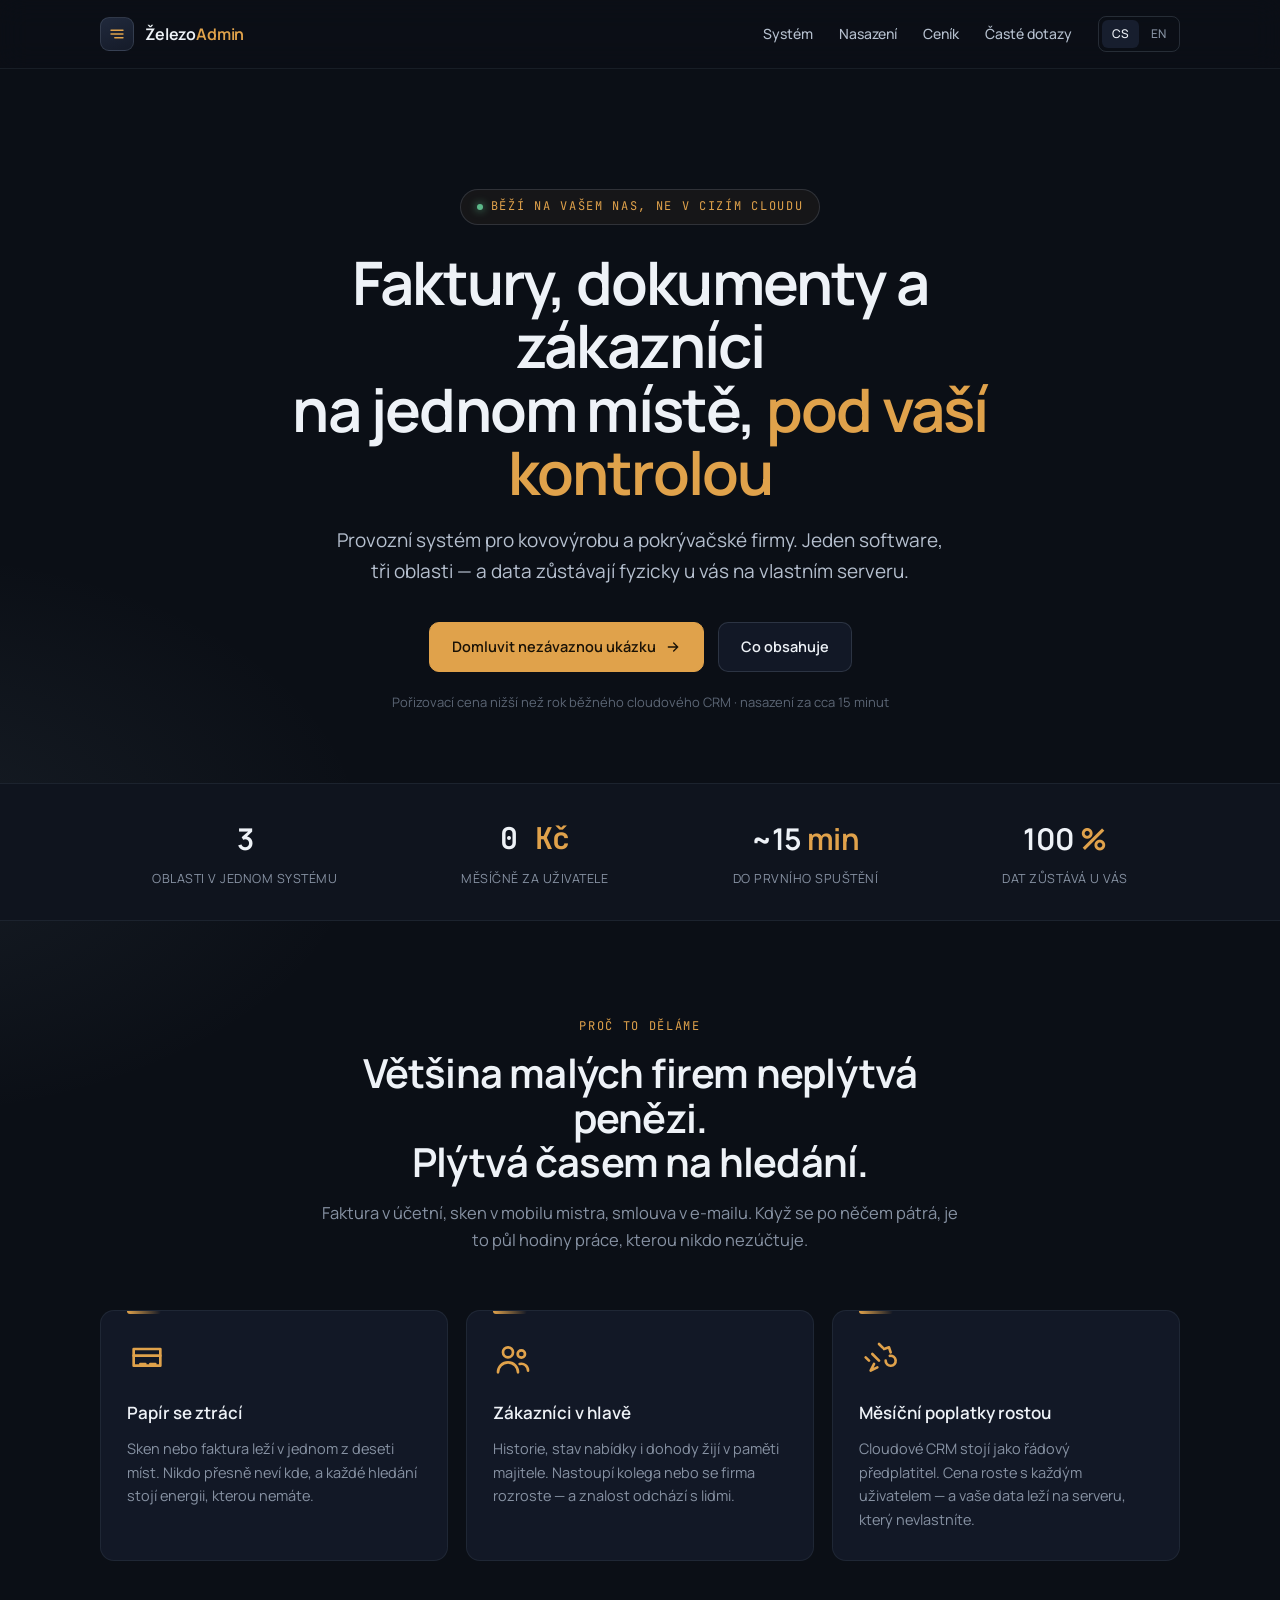
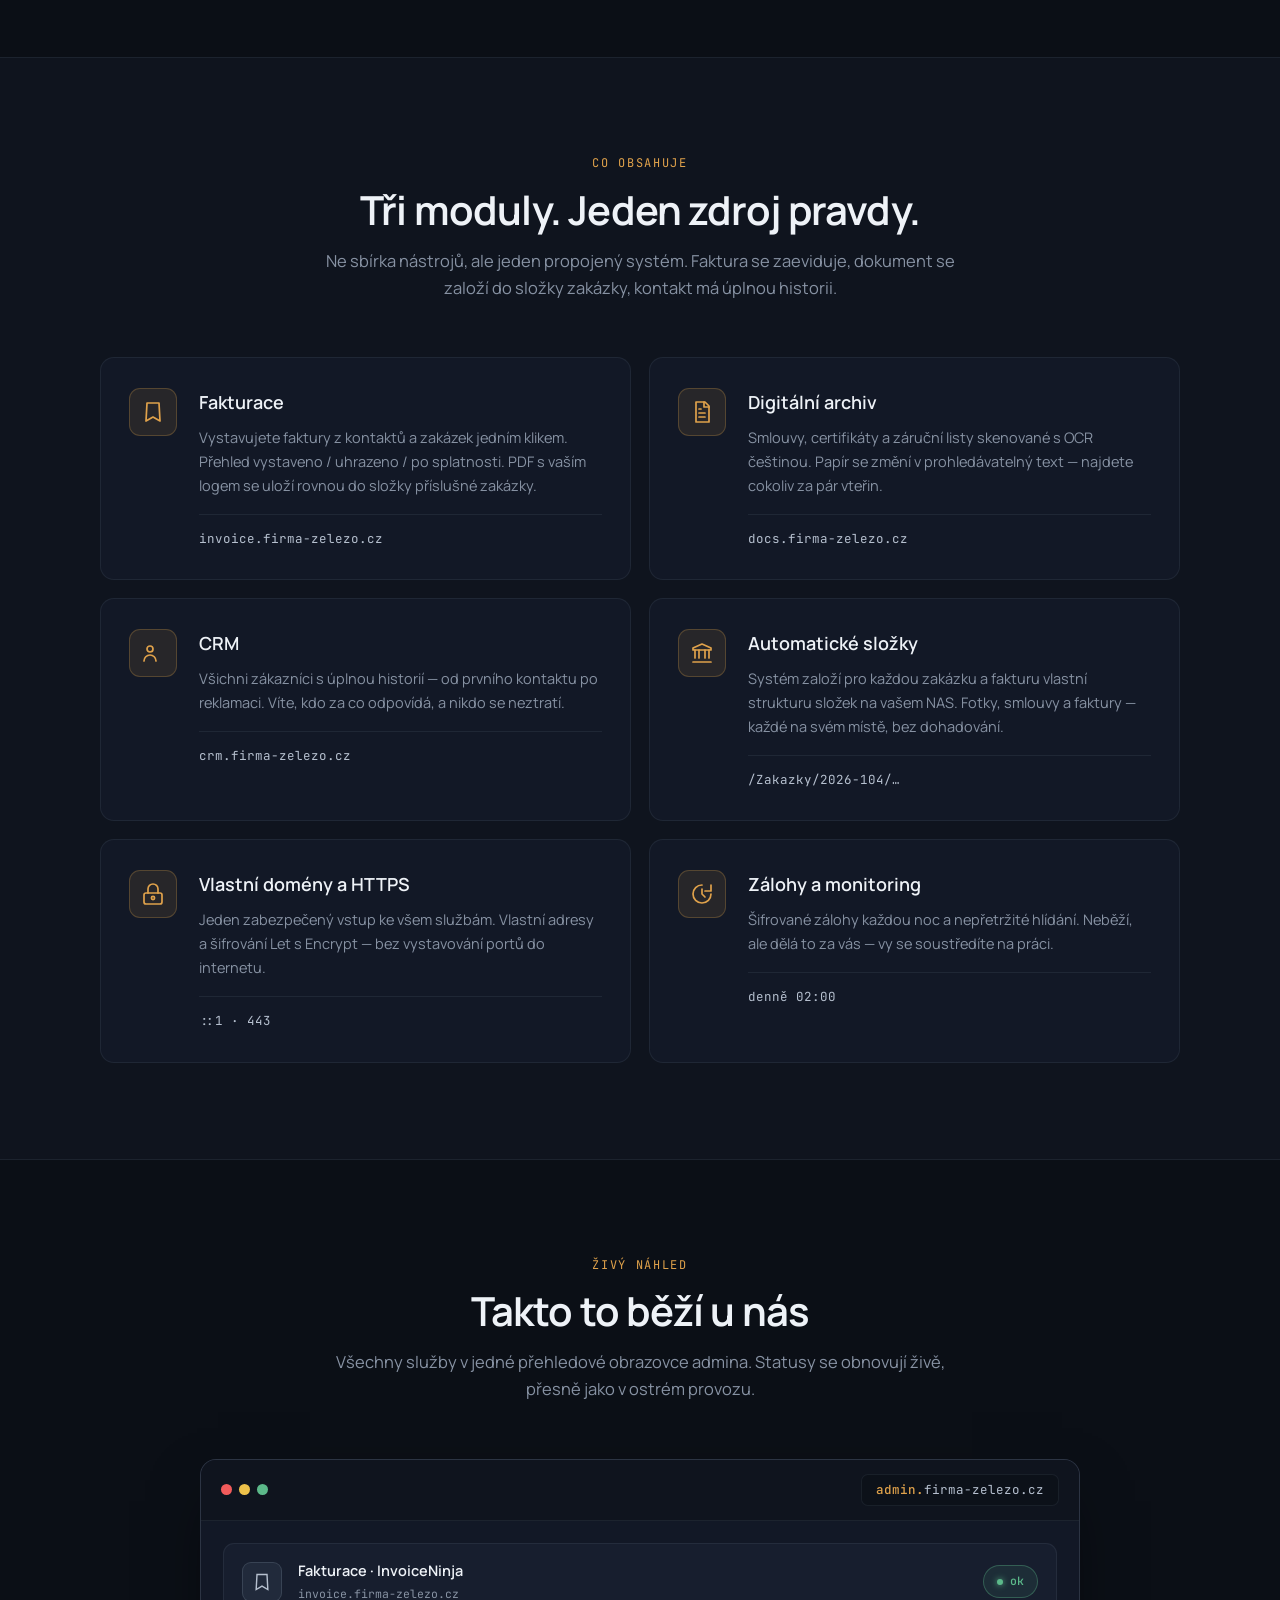
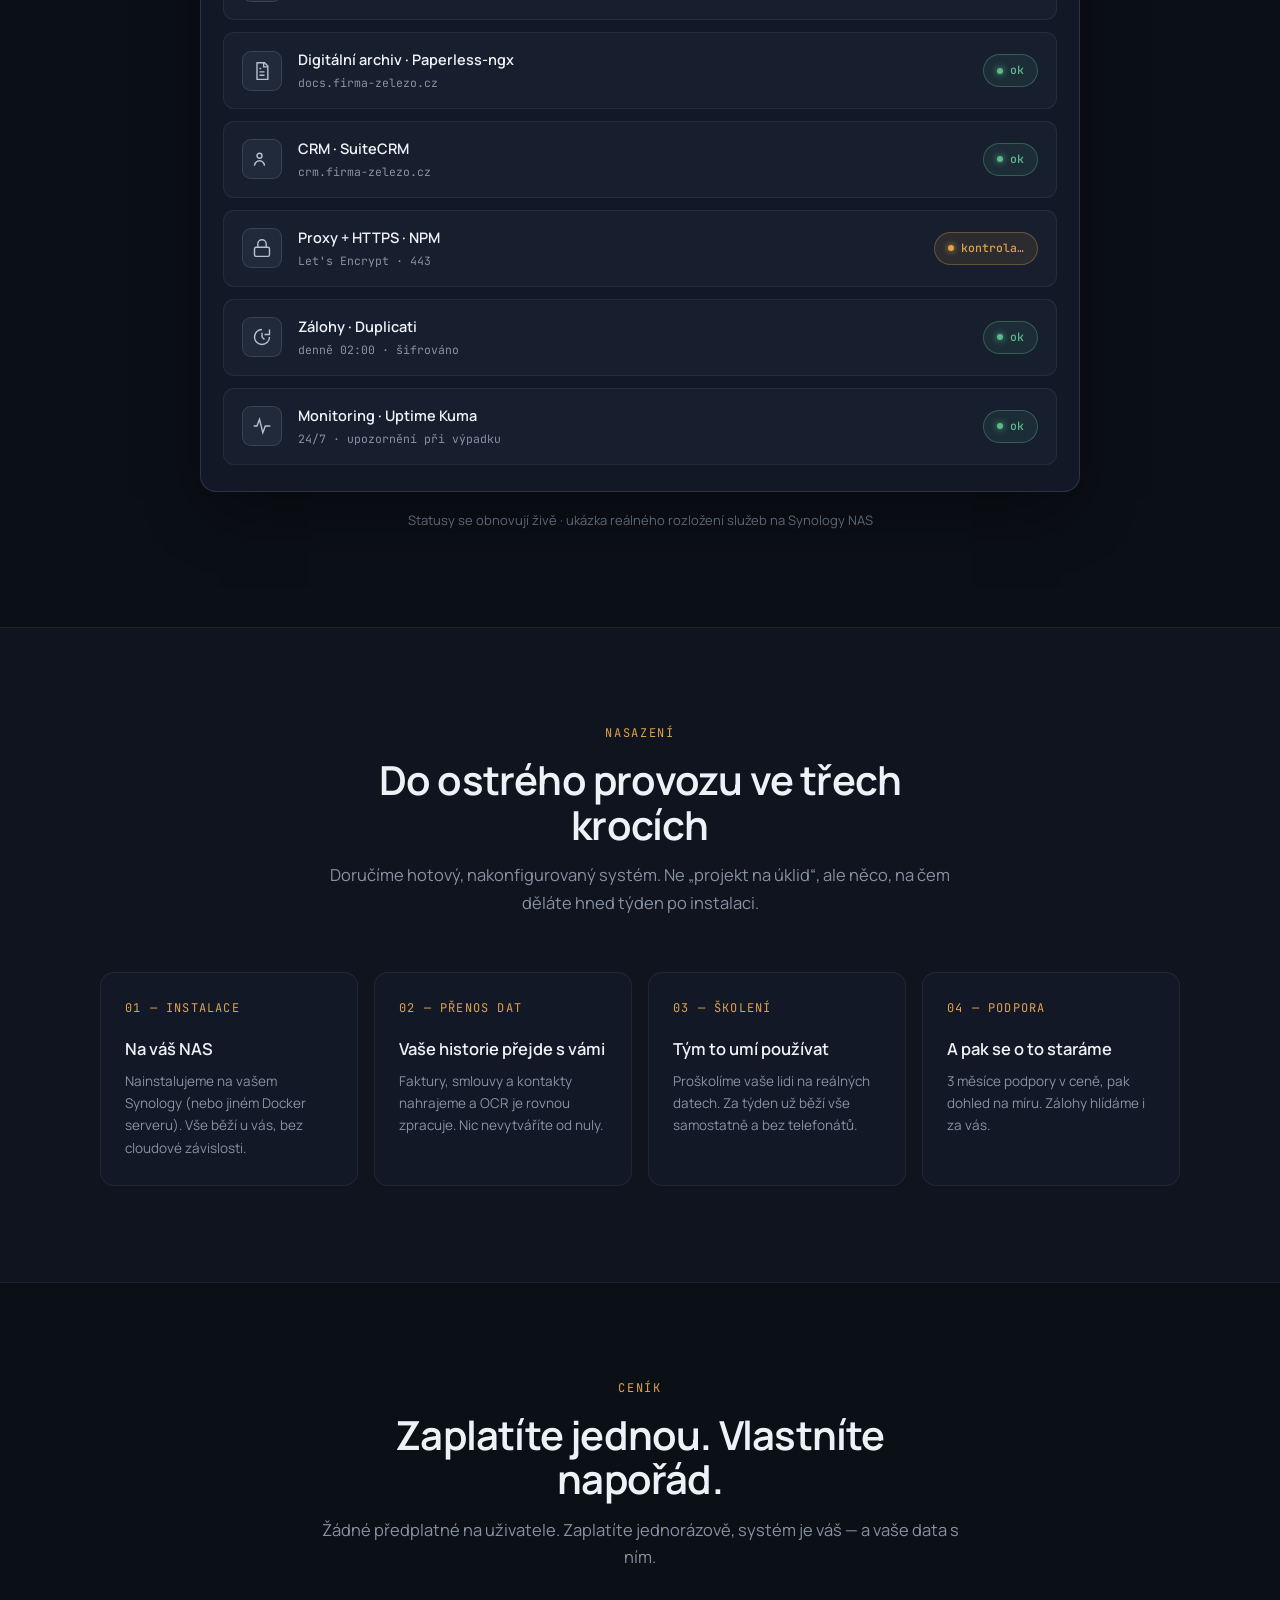
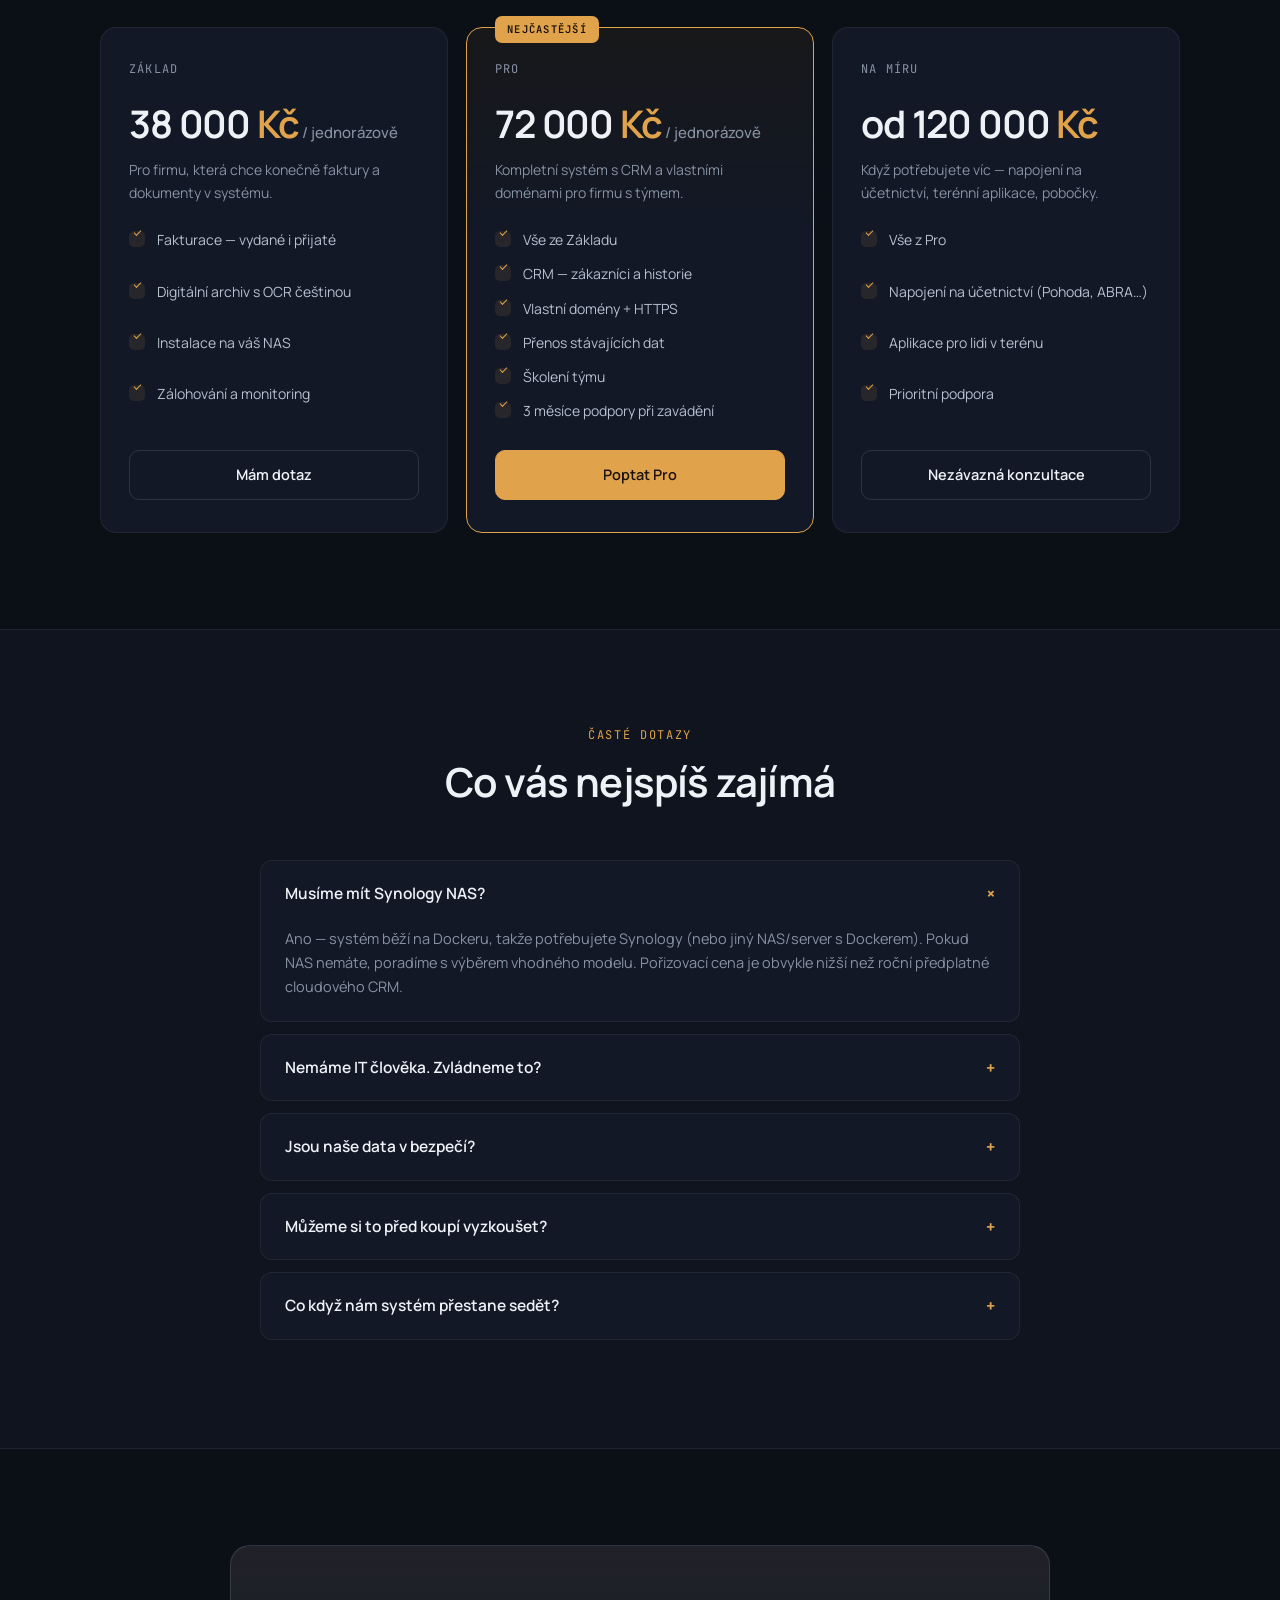
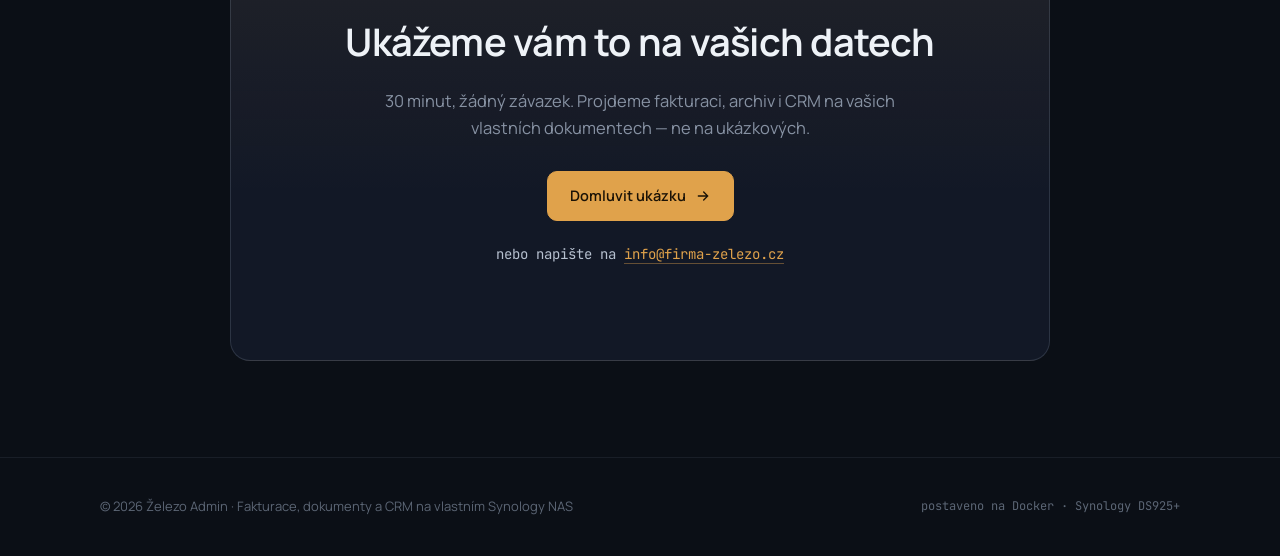
<file: index.html>
<!DOCTYPE html>
<html lang="cs">
<head>
<meta charset="UTF-8">
<meta name="viewport" content="width=device-width, initial-scale=1.0">
<title>Železo Admin — provozní systém pro kovovýrobu a pokrývačské firmy</title>
<meta name="description" content="Fakturace, digitální archiv a CRM v jednom systému běžícím na vašem vlastním Synology NAS. Bez cizího cloudu, bez měsíčních poplatků.">
<link rel="preconnect" href="https://fonts.googleapis.com">
<link rel="preconnect" href="https://fonts.gstatic.com" crossorigin>
<link href="https://fonts.googleapis.com/css2?family=Manrope:wght@400;500;600;700&family=JetBrains+Mono:wght@400;500&display=swap" rel="stylesheet">
<link rel="stylesheet" href="assets/style.css">
<link rel="icon" href="data:image/svg+xml,%3Csvg xmlns='http://www.w3.org/2000/svg' viewBox='0 0 32 32'%3E%3Crect width='32' height='32' rx='8' fill='%23121826'/%3E%3Cpath d='M9 12h14M9 16h14M9 20h8' stroke='%23e0a24b' stroke-width='2.2' stroke-linecap='round'/%3E%3C/svg%3E">
</head>
<body>

<header>
  <div class="wrap header-row">
    <a class="brand" href="index.html">
      <span class="mark"><svg viewBox="0 0 24 24" fill="none" stroke-width="1.8" stroke-linecap="round"><path d="M4 7h16M4 12h16M9 17h11"/></svg></span>
      <span class="brand-name">Železo<em>Admin</em></span>
    </a>
    <nav class="nav">
      <a href="#system">Systém</a>
      <a href="#nasazeni">Nasazení</a>
      <a href="#cenik">Ceník</a>
      <a href="#faq">Časté dotazy</a>
      <span class="lang">
        <a class="active" href="index.html">CS</a><a href="en/index.html">EN</a>
      </span>
    </nav>
  </div>
</header>


<!-- ================= HERO ================= -->
<section class="hero">
  <div class="wrap">
    <span class="eyebrow"><span class="dot"></span>Běží na vašem NAS, ne v cizím cloudu</span>
    <h1>
      <span class="line">Faktury, dokumenty a zákazníci</span>
      <span class="line">na jednom místě, <span class="accent">pod vaší kontrolou</span></span>
    </h1>
    <p class="lede">Provozní systém pro kovovýrobu a pokrývačské firmy. Jeden software, tři oblasti — a data zůstávají fyzicky u vás na vlastním serveru.</p>
    <div class="hero-ctas">
      <a class="btn btn-primary" href="#nasazeni">Domluvit nezávaznou ukázku
        <svg viewBox="0 0 24 24" fill="none" stroke="currentColor" stroke-width="2" stroke-linecap="round"><path d="M5 12h14M13 6l6 6-6 6"/></svg>
      </a>
      <a class="btn btn-ghost" href="#system">Co obsahuje</a>
    </div>
    <p class="hero-note">Pořizovací cena nižší než rok běžného cloudového CRM · nasazení za cca 15 minut</p>
  </div>
</section>


<!-- ================= STRIPE ================= -->
<div class="stripe">
  <div class="stat"><b>3</b><span class="lbl">oblasti v jednom systému</span></div>
  <div class="stat"><b class="mono">0 <span>Kč</span></b><span class="lbl">měsíčně za uživatele</span></div>
  <div class="stat"><b>~15 <span>min</span></b><span class="lbl">do prvního spuštění</span></div>
  <div class="stat"><b>100 <span>%</span></b><span class="lbl">dat zůstává u vás</span></div>
</div>


<!-- ================= PROBLEM ================= -->
<section>
  <div class="wrap">
    <div class="section-head">
      <div class="kicker">Proč to děláme</div>
      <h2>Většina malých firem neplýtvá penězi.<br>Plýtvá časem na hledání.</h2>
      <p>Faktura v účetní, sken v mobilu mistra, smlouva v e-mailu. Když se po něčem pátrá, je to půl hodiny práce, kterou nikdo nezúčtuje.</p>
    </div>
    <div class="problem-grid">
      <div class="problem">
        <div class="ic"><svg viewBox="0 0 24 24" fill="none" stroke-width="1.6" stroke-linecap="round" stroke-linejoin="round"><path d="M4 6h16v10H4z"/><path d="M4 10h16"/><path d="M8 15h3M14 15h3"/></svg></div>
        <h3>Papír se ztrácí</h3>
        <p>Sken nebo faktura leží v jednom z deseti míst. Nikdo přesně neví kde, a každé hledání stojí energii, kterou nemáte.</p>
      </div>
      <div class="problem">
        <div class="ic"><svg viewBox="0 0 24 24" fill="none" stroke-width="1.6" stroke-linecap="round" stroke-linejoin="round"><circle cx="9" cy="8" r="3"/><path d="M3 20a6 6 0 0 1 12 0"/><circle cx="17" cy="9" r="2.2"/><path d="M16 15a4 4 0 0 1 5 4"/></svg></div>
        <h3>Zákazníci v hlavě</h3>
        <p>Historie, stav nabídky i dohody žijí v paměti majitele. Nastoupí kolega nebo se firma rozroste — a znalost odchází s lidmi.</p>
      </div>
      <div class="problem">
        <div class="ic"><svg viewBox="0 0 24 24" fill="none" stroke-width="1.6" stroke-linecap="round" stroke-linejoin="round"><path d="M12 3l2.2 2.2M8 9l4 4M6 13L4 11M15 6l3-1 1 3M9 15l-2 4 4-2M16 13a3 3 0 1 0 2.5-2.9"/></svg></div>
        <h3>Měsíční poplatky rostou</h3>
        <p>Cloudové CRM stojí jako řádový předplatitel. Cena roste s každým uživatelem — a vaše data leží na serveru, který nevlastníte.</p>
      </div>
    </div>
  </div>
</section>


<!-- ================= SYSTEM / FEATURES ================= -->
<section id="system" style="background:var(--ink-2); border-top:1px solid var(--line); border-bottom:1px solid var(--line);">
  <div class="wrap">
    <div class="section-head">
      <div class="kicker">Co obsahuje</div>
      <h2>Tři moduly. Jeden zdroj pravdy.</h2>
      <p>Ne sbírka nástrojů, ale jeden propojený systém. Faktura se zaeviduje, dokument se založí do složky zakázky, kontakt má úplnou historii.</p>
    </div>
    <div class="feature-grid">
      <div class="feature">
        <div class="ic"><svg viewBox="0 0 24 24" fill="none" stroke-width="1.7" stroke-linecap="round" stroke-linejoin="round"><path d="M6 3h12l1 18-7-4-7 4z"/></svg></div>
        <div>
          <h3>Fakturace</h3>
          <p>Vystavujete faktury z kontaktů a zakázek jedním klikem. Přehled vystaveno / uhrazeno / po splatnosti. PDF s vaším logem se uloží rovnou do složky příslušné zakázky.</p>
          <div class="detail">invoice.firma-zelezo.cz</div>
        </div>
      </div>
      <div class="feature">
        <div class="ic"><svg viewBox="0 0 24 24" fill="none" stroke-width="1.7" stroke-linecap="round" stroke-linejoin="round"><path d="M6 2h9l4 4v16H6z"/><path d="M14 2v5h5"/><path d="M9 13h6M9 17h6M9 9h2"/></svg></div>
        <div>
          <h3>Digitální archiv</h3>
          <p>Smlouvy, certifikáty a záruční listy skenované s OCR češtinou. Papír se změní v prohledávatelný text — najdete cokoliv za pár vteřin.</p>
          <div class="detail">docs.firma-zelezo.cz</div>
        </div>
      </div>
      <div class="feature">
        <div class="ic"><svg viewBox="0 0 24 24" fill="none" stroke-width="1.7" stroke-linecap="round" stroke-linejoin="round"><circle cx="9" cy="8" r="3"/><path d="M3 20a6 6 0 0 1 12 0"/></svg></div>
        <div>
          <h3>CRM</h3>
          <p>Všichni zákazníci s úplnou historií — od prvního kontaktu po reklamaci. Víte, kdo za co odpovídá, a nikdo se neztratí.</p>
          <div class="detail">crm.firma-zelezo.cz</div>
        </div>
      </div>
      <div class="feature">
        <div class="ic"><svg viewBox="0 0 24 24" fill="none" stroke-width="1.7" stroke-linecap="round" stroke-linejoin="round"><path d="M3 7l9-4 9 4v2H3z"/><path d="M5 9v8M9 9v8M15 9v8M19 9v8"/><path d="M3 21h18"/></svg></div>
        <div>
          <h3>Automatické složky</h3>
          <p>Systém založí pro každou zakázku a fakturu vlastní strukturu složek na vašem NAS. Fotky, smlouvy a faktury — každé na svém místě, bez dohadování.</p>
          <div class="detail">/Zakazky/2026-104/…</div>
        </div>
      </div>
      <div class="feature">
        <div class="ic"><svg viewBox="0 0 24 24" fill="none" stroke-width="1.7" stroke-linecap="round" stroke-linejoin="round"><rect x="3" y="11" width="18" height="11" rx="2"/><path d="M7 11V7a5 5 0 0 1 10 0v4"/><circle cx="12" cy="16" r="1.6"/></svg></div>
        <div>
          <h3>Vlastní domény a HTTPS</h3>
          <p>Jeden zabezpečený vstup ke všem službám. Vlastní adresy a šifrování Let&nbsp;s&nbsp;Encrypt — bez vystavování portů do internetu.</p>
          <div class="detail">::1 · 443</div>
        </div>
      </div>
      <div class="feature">
        <div class="ic"><svg viewBox="0 0 24 24" fill="none" stroke-width="1.7" stroke-linecap="round" stroke-linejoin="round"><path d="M21 12a9 9 0 1 1-9-9"/><path d="M21 3v6h-6"/><path d="M12 7v5l3 3"/></svg></div>
        <div>
          <h3>Zálohy a monitoring</h3>
          <p>Šifrované zálohy každou noc a nepřetržité hlídání. Neběží, ale dělá to za vás — vy se soustředíte na práci.</p>
          <div class="detail">denně 02:00</div>
        </div>
      </div>
    </div>
  </div>
</section>


<!-- ================= LIVE PREVIEW ================= -->
<section>
  <div class="wrap">
    <div class="section-head">
      <div class="kicker">Živý náhled</div>
      <h2>Takto to běží u nás</h2>
      <p>Všechny služby v jedné přehledové obrazovce admina. Statusy se obnovují živě, přesně jako v ostrém provozu.</p>
    </div>
    <div class="preview-frame">
      <div class="preview-bar">
        <div class="traffic"><span class="t-red"></span><span class="t-yellow"></span><span class="t-green"></span></div>
        <span class="preview-url"><b>admin.</b>firma-zelezo.cz</span>
      </div>
      <div class="preview-body">

        <div class="service">
          <div class="ic"><svg viewBox="0 0 24 24" fill="none" stroke-width="1.7"><path d="M6 3h12l1 18-7-4-7 4z"/></svg></div>
          <div class="meta"><div class="name">Fakturace · InvoiceNinja</div><div class="sub">invoice.firma-zelezo.cz</div></div>
          <span class="pill" data-service="invoice" data-up="ok" data-checking="kontrola">ok</span>
        </div>

        <div class="service">
          <div class="ic"><svg viewBox="0 0 24 24" fill="none" stroke-width="1.7"><path d="M6 2h9l4 4v16H6z"/><path d="M14 2v5h5"/><path d="M9 13h6M9 17h6M9 9h2"/></svg></div>
          <div class="meta"><div class="name">Digitální archiv · Paperless-ngx</div><div class="sub">docs.firma-zelezo.cz</div></div>
          <span class="pill" data-service="paperless" data-up="ok" data-checking="kontrola">ok</span>
        </div>

        <div class="service">
          <div class="ic"><svg viewBox="0 0 24 24" fill="none" stroke-width="1.7"><circle cx="9" cy="8" r="3"/><path d="M3 20a6 6 0 0 1 12 0"/></svg></div>
          <div class="meta"><div class="name">CRM · SuiteCRM</div><div class="sub">crm.firma-zelezo.cz</div></div>
          <span class="pill" data-service="crm" data-up="ok" data-checking="kontrola">ok</span>
        </div>

        <div class="service">
          <div class="ic"><svg viewBox="0 0 24 24" fill="none" stroke-width="1.7"><rect x="3" y="11" width="18" height="11" rx="2"/><path d="M7 11V7a5 5 0 0 1 10 0v4"/></svg></div>
          <div class="meta"><div class="name">Proxy + HTTPS · NPM</div><div class="sub">Let&apos;s Encrypt · 443</div></div>
          <span class="pill" data-service="npm" data-up="ok" data-checking="kontrola">ok</span>
        </div>

        <div class="service">
          <div class="ic"><svg viewBox="0 0 24 24" fill="none" stroke-width="1.7"><path d="M21 12a9 9 0 1 1-9-9"/><path d="M21 3v6h-6"/><path d="M12 7v5l3 3"/></svg></div>
          <div class="meta"><div class="name">Zálohy · Duplicati</div><div class="sub">denně 02:00 · šifrováno</div></div>
          <span class="pill" data-service="duplicati" data-up="ok" data-checking="kontrola">ok</span>
        </div>

        <div class="service">
          <div class="ic"><svg viewBox="0 0 24 24" fill="none" stroke-width="1.7"><path d="M2 12h4l3-8 4 16 3-8h6"/></svg></div>
          <div class="meta"><div class="name">Monitoring · Uptime Kuma</div><div class="sub">24/7 · upozornění při výpadku</div></div>
          <span class="pill" data-service="uptime" data-up="ok" data-checking="kontrola">ok</span>
        </div>

      </div>
    </div>
    <p class="preview-note">Statusy se obnovují živě · ukázka reálného rozložení služeb na Synology NAS</p>
  </div>
</section>


<!-- ================= DEPLOYMENT ================= -->
<section id="nasazeni" style="background:var(--ink-2); border-top:1px solid var(--line); border-bottom:1px solid var(--line);">
  <div class="wrap">
    <div class="section-head">
      <div class="kicker">Nasazení</div>
      <h2>Do ostrého provozu ve třech krocích</h2>
      <p>Doručíme hotový, nakonfigurovaný systém. Ne „projekt na úklid“, ale něco, na čem děláte hned týden po instalaci.</p>
    </div>
    <div class="flow">
      <div class="flow-step">
        <div class="num">01 — INSTALACE</div>
        <h3>Na váš NAS</h3>
        <p>Nainstalujeme na vašem Synology (nebo jiném Docker serveru). Vše běží u vás, bez cloudové závislosti.</p>
      </div>
      <div class="flow-step">
        <div class="num">02 — PŘENOS DAT</div>
        <h3>Vaše historie přejde s vámi</h3>
        <p>Faktury, smlouvy a kontakty nahrajeme a OCR je rovnou zpracuje. Nic nevytváříte od nuly.</p>
      </div>
      <div class="flow-step">
        <div class="num">03 — ŠKOLENÍ</div>
        <h3>Tým to umí používat</h3>
        <p>Proškolíme vaše lidi na reálných datech. Za týden už běží vše samostatně a bez telefonátů.</p>
      </div>
      <div class="flow-step">
        <div class="num">04 — PODPORA</div>
        <h3>A pak se o to staráme</h3>
        <p>3 měsíce podpory v ceně, pak dohled na míru. Zálohy hlídáme i za vás.</p>
      </div>
    </div>
  </div>
</section>


<!-- ================= PRICING ================= -->
<section id="cenik">
  <div class="wrap">
    <div class="section-head">
      <div class="kicker">Ceník</div>
      <h2>Zaplatíte jednou. Vlastníte napořád.</h2>
      <p>Žádné předplatné na uživatele. Zaplatíte jednorázově, systém je váš — a vaše data s ním.</p>
    </div>
    <div class="pricing">
      <div class="price">
        <div class="tier">Základ</div>
        <div class="amount">38&nbsp;000 <span>Kč</span><small>&nbsp;/ jednorázově</small></div>
        <p class="desc">Pro firmu, která chce konečně faktury a dokumenty v systému.</p>
        <ul>
          <li>Fakturace — vydané i přijaté</li>
          <li>Digitální archiv s OCR češtinou</li>
          <li>Instalace na váš NAS</li>
          <li>Zálohování a monitoring</li>
        </ul>
        <a class="btn" href="#faq">Mám dotaz</a>
      </div>

      <div class="price featured">
        <div class="badge">Nejčastější</div>
        <div class="tier">Pro</div>
        <div class="amount">72&nbsp;000 <span>Kč</span><small>&nbsp;/ jednorázově</small></div>
        <p class="desc">Kompletní systém s CRM a vlastními doménami pro firmu s týmem.</p>
        <ul>
          <li>Vše ze Základu</li>
          <li>CRM — zákazníci a historie</li>
          <li>Vlastní domény + HTTPS</li>
          <li>Přenos stávajících dat</li>
          <li>Školení týmu</li>
          <li>3 měsíce podpory při zavádění</li>
        </ul>
        <a class="btn btn-primary" href="mailto:info@firma-zelezo.cz?subject=Železo%20Admin%20Pro">Poptat Pro</a>
      </div>

      <div class="price">
        <div class="tier">Na míru</div>
        <div class="amount">od&nbsp;120&nbsp;000 <span>Kč</span></div>
        <p class="desc">Když potřebujete víc — napojení na účetnictví, terénní aplikace, pobočky.</p>
        <ul>
          <li>Vše z Pro</li>
          <li>Napojení na účetnictví (Pohoda, ABRA…)</li>
          <li>Aplikace pro lidi v terénu</li>
          <li>Prioritní podpora</li>
        </ul>
        <a class="btn" href="mailto:info@firma-zelezo.cz?subject=Železo%20Admin%20na%20míru">Nezávazná konzultace</a>
      </div>
    </div>
  </div>
</section>


<!-- ================= FAQ ================= -->
<section id="faq" style="background:var(--ink-2); border-top:1px solid var(--line); border-bottom:1px solid var(--line);">
  <div class="wrap">
    <div class="section-head">
      <div class="kicker">Časté dotazy</div>
      <h2>Co vás nejspíš zajímá</h2>
    </div>
    <div class="faq">
      <details open>
        <summary>Musíme mít Synology NAS? <span class="sig">+</span></summary>
        <div class="body">Ano — systém běží na Dockeru, takže potřebujete Synology (nebo jiný NAS/server s Dockerem). Pokud NAS nemáte, poradíme s výběrem vhodného modelu. Pořizovací cena je obvykle nižší než roční předplatné cloudového CRM.</div>
      </details>
      <details>
        <summary>Nemáme IT člověka. Zvládneme to? <span class="sig">+</span></summary>
        <div class="body">Není potřeba. Instalaci a konfiguraci provedeme my, data přeneseme a tým proškolíme. V balíčku Pro je zahrnuto 3 měsíce podpory — reálně se na nás obracíte jen párkrát.</div>
      </details>
      <details>
        <summary>Jsou naše data v bezpečí? <span class="sig">+</span></summary>
        <div class="body">Data fyzicky zůstávají na vašem NAS, ne v cizím cloudu. Komunikace šifrujeme HTTPS a zálohy jsou šifrované a automatické. Kdo nechce, nepovolí žádný vzdálený přístup z internetu.</div>
      </details>
      <details>
        <summary>Můžeme si to před koupí vyzkoušet? <span class="sig">+</span></summary>
        <div class="body">Ano — ukážeme živé demo na vašich vlastních dokumentech, ještě před objednávkou. Uvidíte fakturaci, archiv i CRM na skutečných datech.</div>
      </details>
      <details>
        <summary>Co když nám systém přestane sedět? <span class="sig">+</span></summary>
        <div class="body">Software je váš, žádné blokované programy ani uzavřené licence. Export dat je váš vlastní — kdykoliv chcete odejít, odcházíte i s daty. Proto data nikdy nedržíme „jako rukojmí“.</div>
      </details>
    </div>
  </div>
</section>


<!-- ================= CTA ================= -->
<section>
  <div class="wrap">
    <div class="cta">
      <h2>Ukážeme vám to na vašich datech</h2>
      <p>30 minut, žádný závazek. Projdeme fakturaci, archiv i CRM na vašich vlastních dokumentech — ne na ukázkových.</p>
      <div class="row">
        <a class="btn btn-primary" href="mailto:info@firma-zelezo.cz?subject=Ukázka%20Železo%20Admin">Domluvit ukázku
          <svg viewBox="0 0 24 24" fill="none" stroke="currentColor" stroke-width="2" stroke-linecap="round"><path d="M5 12h14M13 6l6 6-6 6"/></svg>
        </a>
      </div>
      <p class="contact">nebo napište na <a href="mailto:info@firma-zelezo.cz">info@firma-zelezo.cz</a></p>
    </div>
  </div>
</section>


<footer>
  <div class="wrap footer-row">
    <span class="legal">© 2026 Železo Admin · Fakturace, dokumenty a CRM na vlastním Synology NAS</span>
    <span class="tag">postaveno na Docker · Synology DS925+</span>
  </div>
</footer>

<script src="assets/app.js"></script>
</body>
</html>
</file>
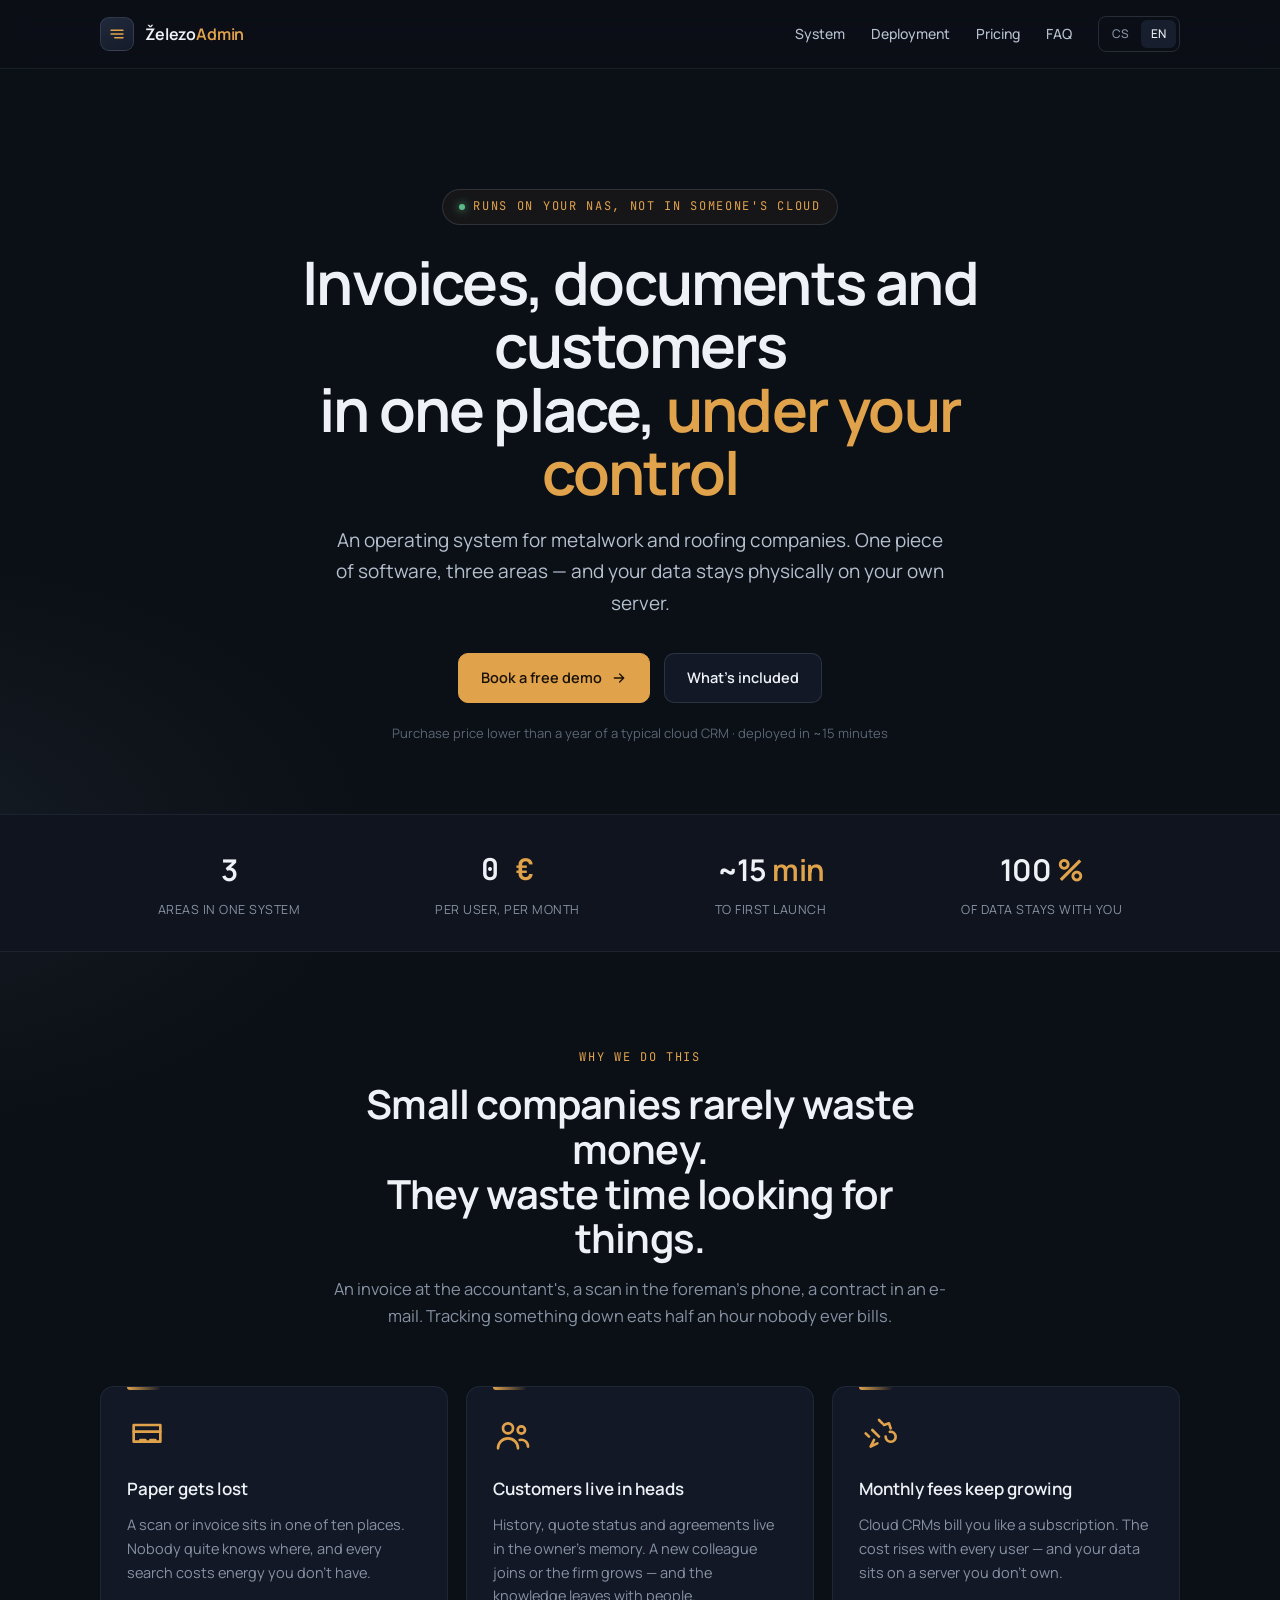
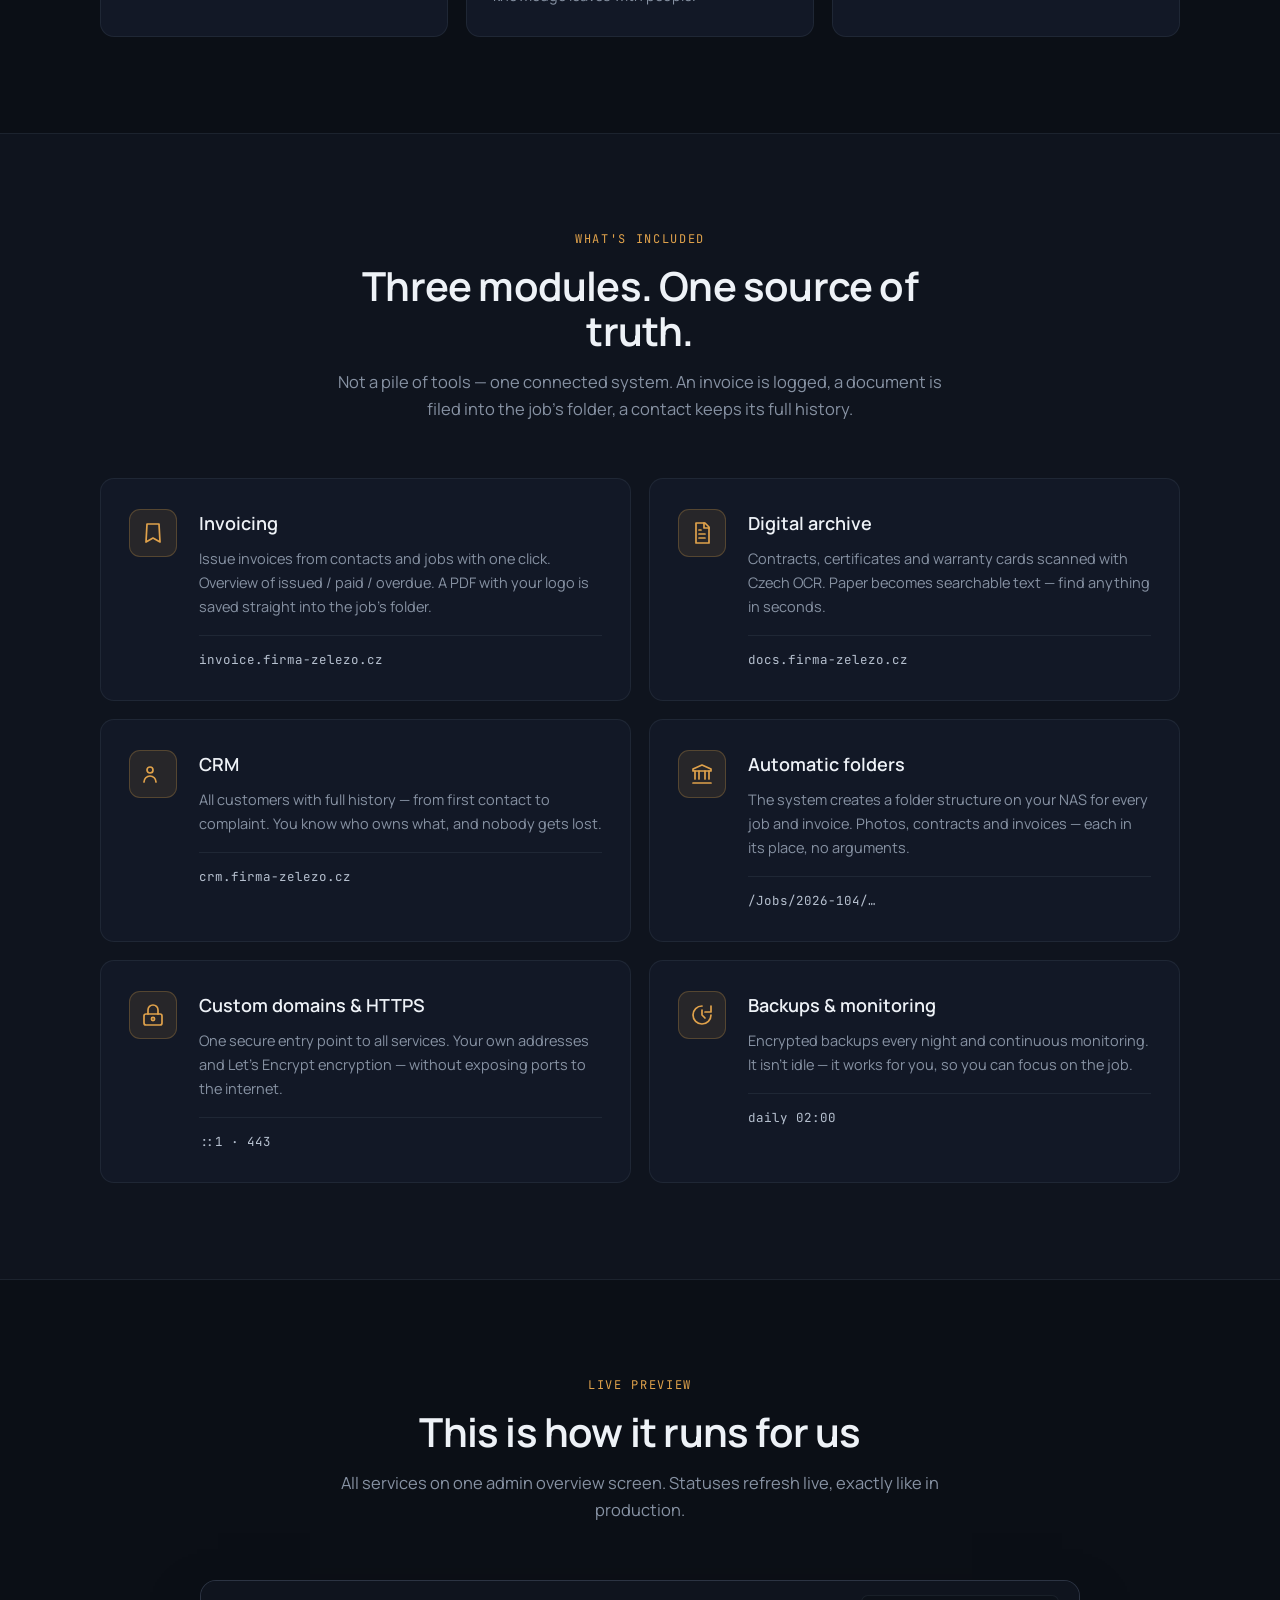
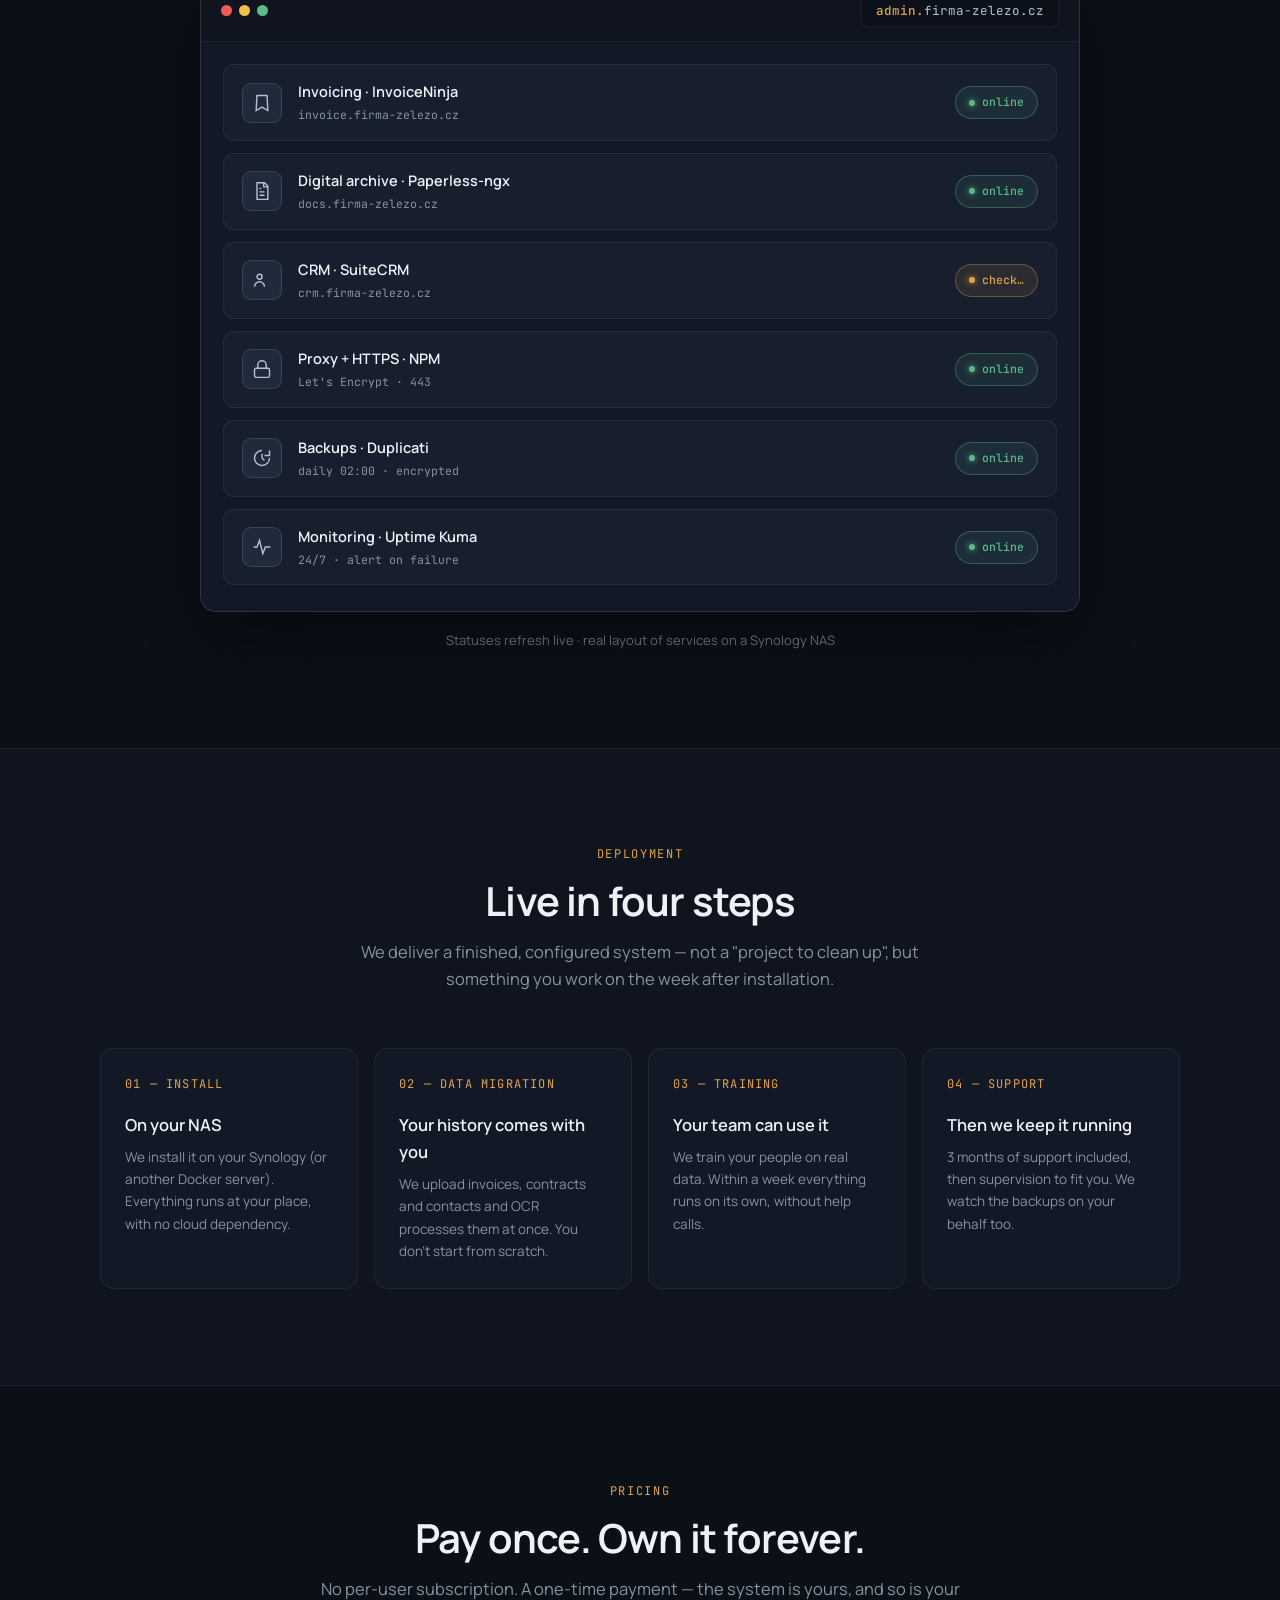
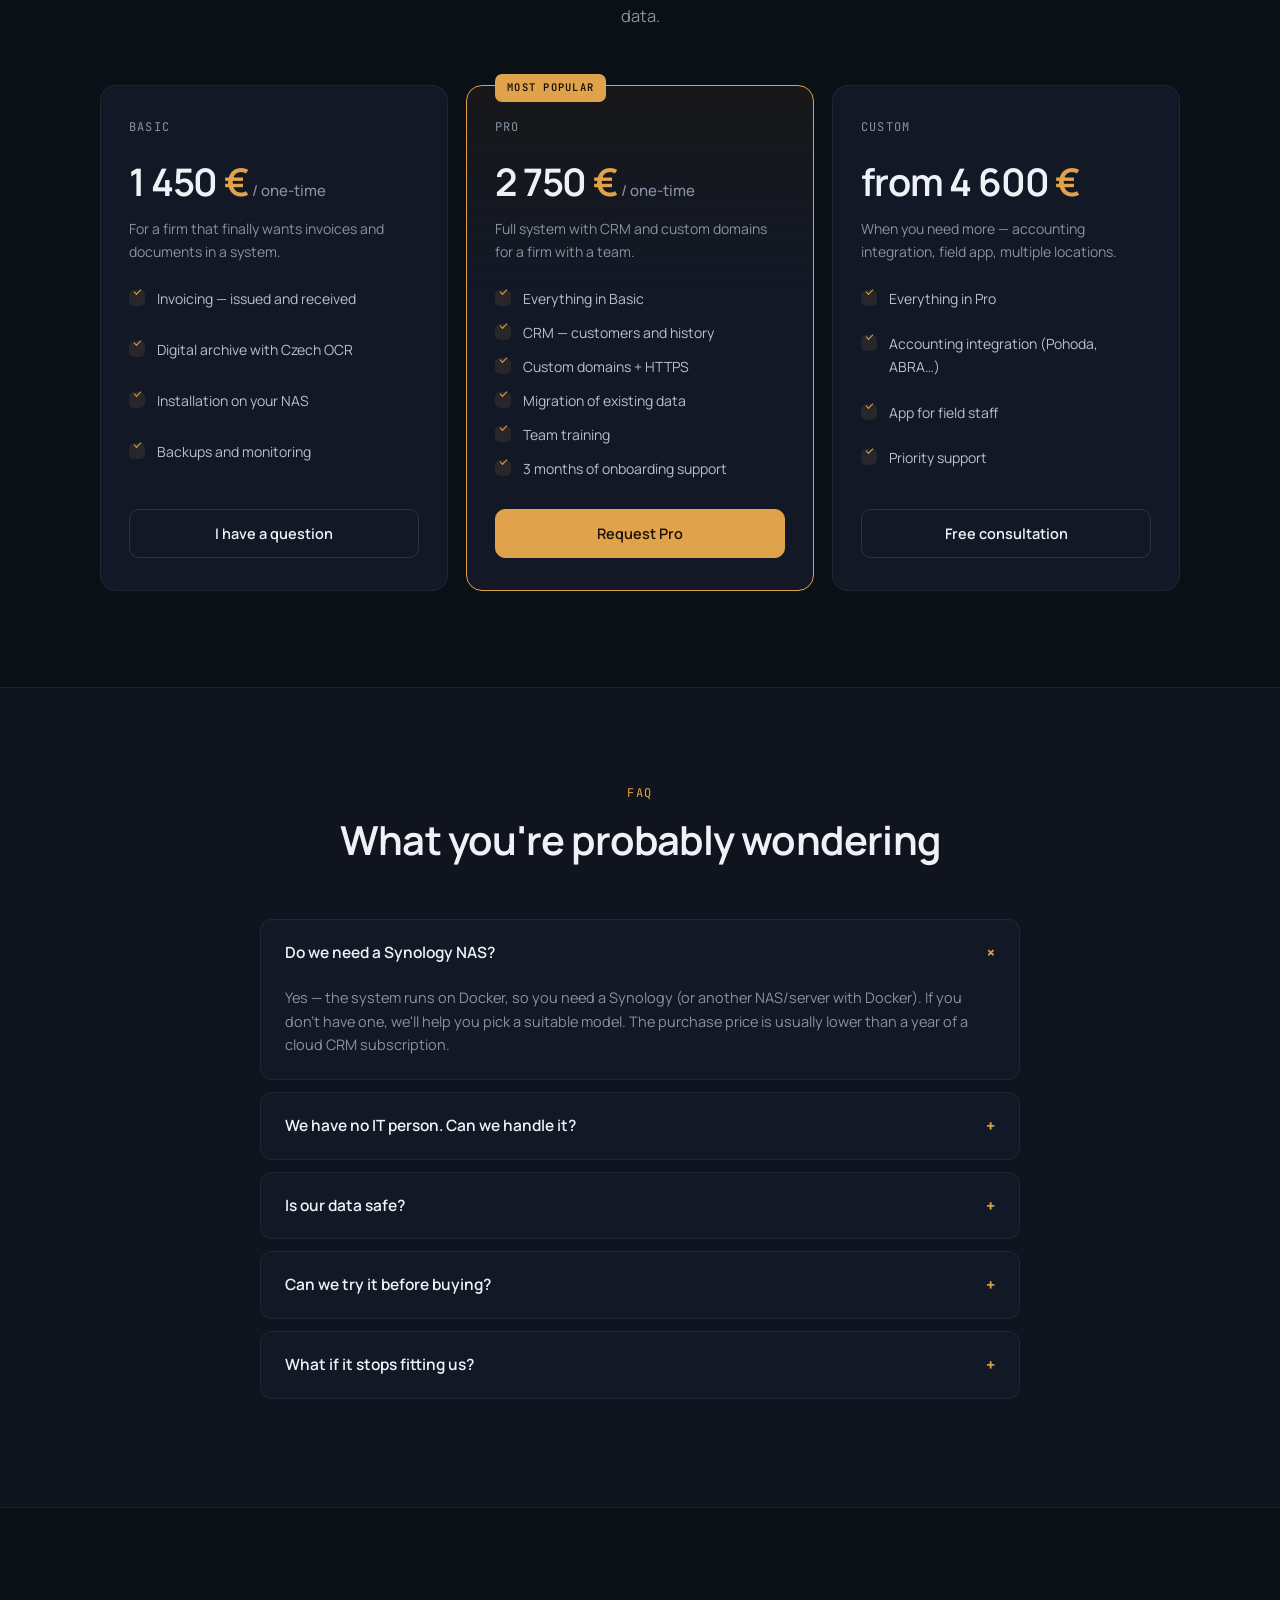
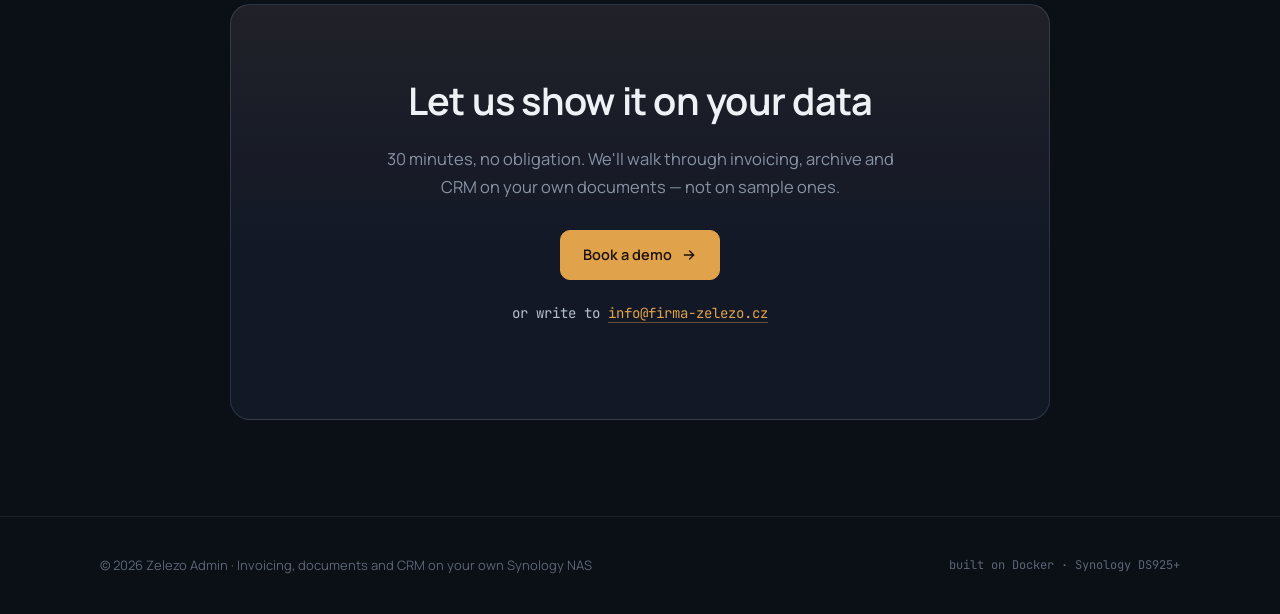
<file: en/index.html>
<!DOCTYPE html>
<html lang="en">
<head>
<meta charset="UTF-8">
<meta name="viewport" content="width=device-width, initial-scale=1.0">
<title>Zelezo Admin — operating system for metalwork &amp; roofing companies</title>
<meta name="description" content="Invoicing, digital archive and CRM in one system running on your own Synology NAS. No third-party cloud, no monthly fees.">
<link rel="preconnect" href="https://fonts.googleapis.com">
<link rel="preconnect" href="https://fonts.gstatic.com" crossorigin>
<link href="https://fonts.googleapis.com/css2?family=Manrope:wght@400;500;600;700&family=JetBrains+Mono:wght@400;500&display=swap" rel="stylesheet">
<link rel="stylesheet" href="../assets/style.css">
<link rel="icon" href="data:image/svg+xml,%3Csvg xmlns='http://www.w3.org/2000/svg' viewBox='0 0 32 32'%3E%3Crect width='32' height='32' rx='8' fill='%23121826'/%3E%3Cpath d='M9 12h14M9 16h14M9 20h8' stroke='%23e0a24b' stroke-width='2.2' stroke-linecap='round'/%3E%3C/svg%3E">
</head>
<body>

<header>
  <div class="wrap header-row">
    <a class="brand" href="../index.html">
      <span class="mark"><svg viewBox="0 0 24 24" fill="none" stroke-width="1.8" stroke-linecap="round"><path d="M4 7h16M4 12h16M9 17h11"/></svg></span>
      <span class="brand-name">Železo<em>Admin</em></span>
    </a>
    <nav class="nav">
      <a href="#system">System</a>
      <a href="#deploy">Deployment</a>
      <a href="#pricing">Pricing</a>
      <a href="#faq">FAQ</a>
      <span class="lang">
        <a href="../index.html">CS</a><a class="active" href="index.html">EN</a>
      </span>
    </nav>
  </div>
</header>


<!-- ================= HERO ================= -->
<section class="hero">
  <div class="wrap">
    <span class="eyebrow"><span class="dot"></span>Runs on your NAS, not in someone&apos;s cloud</span>
    <h1>
      <span class="line">Invoices, documents and customers</span>
      <span class="line">in one place, <span class="accent">under your control</span></span>
    </h1>
    <p class="lede">An operating system for metalwork and roofing companies. One piece of software, three areas — and your data stays physically on your own server.</p>
    <div class="hero-ctas">
      <a class="btn btn-primary" href="#deploy">Book a free demo
        <svg viewBox="0 0 24 24" fill="none" stroke="currentColor" stroke-width="2" stroke-linecap="round"><path d="M5 12h14M13 6l6 6-6 6"/></svg>
      </a>
      <a class="btn btn-ghost" href="#system">What&apos;s included</a>
    </div>
    <p class="hero-note">Purchase price lower than a year of a typical cloud CRM · deployed in ~15 minutes</p>
  </div>
</section>


<!-- ================= STRIPE ================= -->
<div class="stripe">
  <div class="stat"><b>3</b><span class="lbl">areas in one system</span></div>
  <div class="stat"><b class="mono">0 <span>€</span></b><span class="lbl">per user, per month</span></div>
  <div class="stat"><b>~15 <span>min</span></b><span class="lbl">to first launch</span></div>
  <div class="stat"><b>100 <span>%</span></b><span class="lbl">of data stays with you</span></div>
</div>


<!-- ================= PROBLEM ================= -->
<section>
  <div class="wrap">
    <div class="section-head">
      <div class="kicker">Why we do this</div>
      <h2>Small companies rarely waste money.<br>They waste time looking for things.</h2>
      <p>An invoice at the accountant&apos;s, a scan in the foreman&apos;s phone, a contract in an e-mail. Tracking something down eats half an hour nobody ever bills.</p>
    </div>
    <div class="problem-grid">
      <div class="problem">
        <div class="ic"><svg viewBox="0 0 24 24" fill="none" stroke-width="1.6" stroke-linecap="round" stroke-linejoin="round"><path d="M4 6h16v10H4z"/><path d="M4 10h16"/><path d="M8 15h3M14 15h3"/></svg></div>
        <h3>Paper gets lost</h3>
        <p>A scan or invoice sits in one of ten places. Nobody quite knows where, and every search costs energy you don&apos;t have.</p>
      </div>
      <div class="problem">
        <div class="ic"><svg viewBox="0 0 24 24" fill="none" stroke-width="1.6" stroke-linecap="round" stroke-linejoin="round"><circle cx="9" cy="8" r="3"/><path d="M3 20a6 6 0 0 1 12 0"/><circle cx="17" cy="9" r="2.2"/><path d="M16 15a4 4 0 0 1 5 4"/></svg></div>
        <h3>Customers live in heads</h3>
        <p>History, quote status and agreements live in the owner&apos;s memory. A new colleague joins or the firm grows — and the knowledge leaves with people.</p>
      </div>
      <div class="problem">
        <div class="ic"><svg viewBox="0 0 24 24" fill="none" stroke-width="1.6" stroke-linecap="round" stroke-linejoin="round"><path d="M12 3l2.2 2.2M8 9l4 4M6 13L4 11M15 6l3-1 1 3M9 15l-2 4 4-2M16 13a3 3 0 1 0 2.5-2.9"/></svg></div>
        <h3>Monthly fees keep growing</h3>
        <p>Cloud CRMs bill you like a subscription. The cost rises with every user — and your data sits on a server you don&apos;t own.</p>
      </div>
    </div>
  </div>
</section>


<!-- ================= SYSTEM / FEATURES ================= -->
<section id="system" style="background:var(--ink-2); border-top:1px solid var(--line); border-bottom:1px solid var(--line);">
  <div class="wrap">
    <div class="section-head">
      <div class="kicker">What&apos;s included</div>
      <h2>Three modules. One source of truth.</h2>
      <p>Not a pile of tools — one connected system. An invoice is logged, a document is filed into the job&apos;s folder, a contact keeps its full history.</p>
    </div>
    <div class="feature-grid">
      <div class="feature">
        <div class="ic"><svg viewBox="0 0 24 24" fill="none" stroke-width="1.7" stroke-linecap="round" stroke-linejoin="round"><path d="M6 3h12l1 18-7-4-7 4z"/></svg></div>
        <div>
          <h3>Invoicing</h3>
          <p>Issue invoices from contacts and jobs with one click. Overview of issued / paid / overdue. A PDF with your logo is saved straight into the job&apos;s folder.</p>
          <div class="detail">invoice.firma-zelezo.cz</div>
        </div>
      </div>
      <div class="feature">
        <div class="ic"><svg viewBox="0 0 24 24" fill="none" stroke-width="1.7" stroke-linecap="round" stroke-linejoin="round"><path d="M6 2h9l4 4v16H6z"/><path d="M14 2v5h5"/><path d="M9 13h6M9 17h6M9 9h2"/></svg></div>
        <div>
          <h3>Digital archive</h3>
          <p>Contracts, certificates and warranty cards scanned with Czech OCR. Paper becomes searchable text — find anything in seconds.</p>
          <div class="detail">docs.firma-zelezo.cz</div>
        </div>
      </div>
      <div class="feature">
        <div class="ic"><svg viewBox="0 0 24 24" fill="none" stroke-width="1.7" stroke-linecap="round" stroke-linejoin="round"><circle cx="9" cy="8" r="3"/><path d="M3 20a6 6 0 0 1 12 0"/></svg></div>
        <div>
          <h3>CRM</h3>
          <p>All customers with full history — from first contact to complaint. You know who owns what, and nobody gets lost.</p>
          <div class="detail">crm.firma-zelezo.cz</div>
        </div>
      </div>
      <div class="feature">
        <div class="ic"><svg viewBox="0 0 24 24" fill="none" stroke-width="1.7" stroke-linecap="round" stroke-linejoin="round"><path d="M3 7l9-4 9 4v2H3z"/><path d="M5 9v8M9 9v8M15 9v8M19 9v8"/><path d="M3 21h18"/></svg></div>
        <div>
          <h3>Automatic folders</h3>
          <p>The system creates a folder structure on your NAS for every job and invoice. Photos, contracts and invoices — each in its place, no arguments.</p>
          <div class="detail">/Jobs/2026-104/…</div>
        </div>
      </div>
      <div class="feature">
        <div class="ic"><svg viewBox="0 0 24 24" fill="none" stroke-width="1.7" stroke-linecap="round" stroke-linejoin="round"><rect x="3" y="11" width="18" height="11" rx="2"/><path d="M7 11V7a5 5 0 0 1 10 0v4"/><circle cx="12" cy="16" r="1.6"/></svg></div>
        <div>
          <h3>Custom domains &amp; HTTPS</h3>
          <p>One secure entry point to all services. Your own addresses and Let&apos;s Encrypt encryption — without exposing ports to the internet.</p>
          <div class="detail">::1 · 443</div>
        </div>
      </div>
      <div class="feature">
        <div class="ic"><svg viewBox="0 0 24 24" fill="none" stroke-width="1.7" stroke-linecap="round" stroke-linejoin="round"><path d="M21 12a9 9 0 1 1-9-9"/><path d="M21 3v6h-6"/><path d="M12 7v5l3 3"/></svg></div>
        <div>
          <h3>Backups &amp; monitoring</h3>
          <p>Encrypted backups every night and continuous monitoring. It isn&apos;t idle — it works for you, so you can focus on the job.</p>
          <div class="detail">daily 02:00</div>
        </div>
      </div>
    </div>
  </div>
</section>


<!-- ================= LIVE PREVIEW ================= -->
<section>
  <div class="wrap">
    <div class="section-head">
      <div class="kicker">Live preview</div>
      <h2>This is how it runs for us</h2>
      <p>All services on one admin overview screen. Statuses refresh live, exactly like in production.</p>
    </div>
    <div class="preview-frame">
      <div class="preview-bar">
        <div class="traffic"><span class="t-red"></span><span class="t-yellow"></span><span class="t-green"></span></div>
        <span class="preview-url"><b>admin.</b>firma-zelezo.cz</span>
      </div>
      <div class="preview-body">

        <div class="service">
          <div class="ic"><svg viewBox="0 0 24 24" fill="none" stroke-width="1.7"><path d="M6 3h12l1 18-7-4-7 4z"/></svg></div>
          <div class="meta"><div class="name">Invoicing · InvoiceNinja</div><div class="sub">invoice.firma-zelezo.cz</div></div>
          <span class="pill" data-service="invoice" data-up="online" data-checking="check">online</span>
        </div>

        <div class="service">
          <div class="ic"><svg viewBox="0 0 24 24" fill="none" stroke-width="1.7"><path d="M6 2h9l4 4v16H6z"/><path d="M14 2v5h5"/><path d="M9 13h6M9 17h6M9 9h2"/></svg></div>
          <div class="meta"><div class="name">Digital archive · Paperless-ngx</div><div class="sub">docs.firma-zelezo.cz</div></div>
          <span class="pill" data-service="paperless" data-up="online" data-checking="check">online</span>
        </div>

        <div class="service">
          <div class="ic"><svg viewBox="0 0 24 24" fill="none" stroke-width="1.7"><circle cx="9" cy="8" r="3"/><path d="M3 20a6 6 0 0 1 12 0"/></svg></div>
          <div class="meta"><div class="name">CRM · SuiteCRM</div><div class="sub">crm.firma-zelezo.cz</div></div>
          <span class="pill" data-service="crm" data-up="online" data-checking="check">online</span>
        </div>

        <div class="service">
          <div class="ic"><svg viewBox="0 0 24 24" fill="none" stroke-width="1.7"><rect x="3" y="11" width="18" height="11" rx="2"/><path d="M7 11V7a5 5 0 0 1 10 0v4"/></svg></div>
          <div class="meta"><div class="name">Proxy + HTTPS · NPM</div><div class="sub">Let&apos;s Encrypt · 443</div></div>
          <span class="pill" data-service="npm" data-up="online" data-checking="check">online</span>
        </div>

        <div class="service">
          <div class="ic"><svg viewBox="0 0 24 24" fill="none" stroke-width="1.7"><path d="M21 12a9 9 0 1 1-9-9"/><path d="M21 3v6h-6"/><path d="M12 7v5l3 3"/></svg></div>
          <div class="meta"><div class="name">Backups · Duplicati</div><div class="sub">daily 02:00 · encrypted</div></div>
          <span class="pill" data-service="duplicati" data-up="online" data-checking="check">online</span>
        </div>

        <div class="service">
          <div class="ic"><svg viewBox="0 0 24 24" fill="none" stroke-width="1.7"><path d="M2 12h4l3-8 4 16 3-8h6"/></svg></div>
          <div class="meta"><div class="name">Monitoring · Uptime Kuma</div><div class="sub">24/7 · alert on failure</div></div>
          <span class="pill" data-service="uptime" data-up="online" data-checking="check">online</span>
        </div>

      </div>
    </div>
    <p class="preview-note">Statuses refresh live · real layout of services on a Synology NAS</p>
  </div>
</section>


<!-- ================= DEPLOYMENT ================= -->
<section id="deploy" style="background:var(--ink-2); border-top:1px solid var(--line); border-bottom:1px solid var(--line);">
  <div class="wrap">
    <div class="section-head">
      <div class="kicker">Deployment</div>
      <h2>Live in four steps</h2>
      <p>We deliver a finished, configured system — not a "project to clean up", but something you work on the week after installation.</p>
    </div>
    <div class="flow">
      <div class="flow-step">
        <div class="num">01 — INSTALL</div>
        <h3>On your NAS</h3>
        <p>We install it on your Synology (or another Docker server). Everything runs at your place, with no cloud dependency.</p>
      </div>
      <div class="flow-step">
        <div class="num">02 — DATA MIGRATION</div>
        <h3>Your history comes with you</h3>
        <p>We upload invoices, contracts and contacts and OCR processes them at once. You don&apos;t start from scratch.</p>
      </div>
      <div class="flow-step">
        <div class="num">03 — TRAINING</div>
        <h3>Your team can use it</h3>
        <p>We train your people on real data. Within a week everything runs on its own, without help calls.</p>
      </div>
      <div class="flow-step">
        <div class="num">04 — SUPPORT</div>
        <h3>Then we keep it running</h3>
        <p>3 months of support included, then supervision to fit you. We watch the backups on your behalf too.</p>
      </div>
    </div>
  </div>
</section>


<!-- ================= PRICING ================= -->
<section id="pricing">
  <div class="wrap">
    <div class="section-head">
      <div class="kicker">Pricing</div>
      <h2>Pay once. Own it forever.</h2>
      <p>No per-user subscription. A one-time payment — the system is yours, and so is your data.</p>
    </div>
    <div class="pricing">
      <div class="price">
        <div class="tier">Basic</div>
        <div class="amount">1&nbsp;450 <span>€</span><small>&nbsp;/ one-time</small></div>
        <p class="desc">For a firm that finally wants invoices and documents in a system.</p>
        <ul>
          <li>Invoicing — issued and received</li>
          <li>Digital archive with Czech OCR</li>
          <li>Installation on your NAS</li>
          <li>Backups and monitoring</li>
        </ul>
        <a class="btn" href="#faq">I have a question</a>
      </div>

      <div class="price featured">
        <div class="badge">Most popular</div>
        <div class="tier">Pro</div>
        <div class="amount">2&nbsp;750 <span>€</span><small>&nbsp;/ one-time</small></div>
        <p class="desc">Full system with CRM and custom domains for a firm with a team.</p>
        <ul>
          <li>Everything in Basic</li>
          <li>CRM — customers and history</li>
          <li>Custom domains + HTTPS</li>
          <li>Migration of existing data</li>
          <li>Team training</li>
          <li>3 months of onboarding support</li>
        </ul>
        <a class="btn btn-primary" href="mailto:info@firma-zelezo.cz?subject=Zelezo%20Admin%20Pro">Request Pro</a>
      </div>

      <div class="price">
        <div class="tier">Custom</div>
        <div class="amount">from&nbsp;4&nbsp;600 <span>€</span></div>
        <p class="desc">When you need more — accounting integration, field app, multiple locations.</p>
        <ul>
          <li>Everything in Pro</li>
          <li>Accounting integration (Pohoda, ABRA…)</li>
          <li>App for field staff</li>
          <li>Priority support</li>
        </ul>
        <a class="btn" href="mailto:info@firma-zelezo.cz?subject=Zelezo%20Admin%20custom">Free consultation</a>
      </div>
    </div>
  </div>
</section>


<!-- ================= FAQ ================= -->
<section id="faq" style="background:var(--ink-2); border-top:1px solid var(--line); border-bottom:1px solid var(--line);">
  <div class="wrap">
    <div class="section-head">
      <div class="kicker">FAQ</div>
      <h2>What you&apos;re probably wondering</h2>
    </div>
    <div class="faq">
      <details open>
        <summary>Do we need a Synology NAS? <span class="sig">+</span></summary>
        <div class="body">Yes — the system runs on Docker, so you need a Synology (or another NAS/server with Docker). If you don&apos;t have one, we&apos;ll help you pick a suitable model. The purchase price is usually lower than a year of a cloud CRM subscription.</div>
      </details>
      <details>
        <summary>We have no IT person. Can we handle it? <span class="sig">+</span></summary>
        <div class="body">You don&apos;t have to. We do the installation and configuration, migrate the data and train the team. The Pro bundle includes 3 months of support — in practice you contact us only a few times.</div>
      </details>
      <details>
        <summary>Is our data safe? <span class="sig">+</span></summary>
        <div class="body">The data physically stays on your NAS, not in a third-party cloud. Communication is encrypted with HTTPS and backups are encrypted and automatic. If you prefer, no remote access from the internet is enabled at all.</div>
      </details>
      <details>
        <summary>Can we try it before buying? <span class="sig">+</span></summary>
        <div class="body">Yes — we show a live demo on your own documents, before you order. You&apos;ll see invoicing, archive and CRM on real data.</div>
      </details>
      <details>
        <summary>What if it stops fitting us? <span class="sig">+</span></summary>
        <div class="body">The software is yours — no locked programs or closed licences. An export of your data is always yours; if you ever want to leave, you leave with your data. We never hold it "hostage".</div>
      </details>
    </div>
  </div>
</section>


<!-- ================= CTA ================= -->
<section>
  <div class="wrap">
    <div class="cta">
      <h2>Let us show it on your data</h2>
      <p>30 minutes, no obligation. We&apos;ll walk through invoicing, archive and CRM on your own documents — not on sample ones.</p>
      <div class="row">
        <a class="btn btn-primary" href="mailto:info@firma-zelezo.cz?subject=Zelezo%20Admin%20demo">Book a demo
          <svg viewBox="0 0 24 24" fill="none" stroke="currentColor" stroke-width="2" stroke-linecap="round"><path d="M5 12h14M13 6l6 6-6 6"/></svg>
        </a>
      </div>
      <p class="contact">or write to <a href="mailto:info@firma-zelezo.cz">info@firma-zelezo.cz</a></p>
    </div>
  </div>
</section>


<footer>
  <div class="wrap footer-row">
    <span class="legal">© 2026 Zelezo Admin · Invoicing, documents and CRM on your own Synology NAS</span>
    <span class="tag">built on Docker · Synology DS925+</span>
  </div>
</footer>

<script src="../assets/app.js"></script>
</body>
</html>
</file>
<file: assets/style.css>
/* ============================================================
   Železo Admin
   Ikona: ocel + teplý akcent. Tmavý, řemeslně vyvážený vzhled.
   Typ: Manrope (sans) + JetBrains Mono (jen technické detaily).
   ============================================================ */

:root{
  --ink:      #0b0f16;   /* pozadí stránky */
  --ink-2:    #0f141e;   /* o něco světlejší pásy/sloupce */
  --panel:    #121826;   /* karty */
  --panel-2:  #171e2e;   /* karta hover / hlubší vrstva */
  --line:     rgba(148,163,184,0.10);
  --line-2:   rgba(148,163,184,0.20);

  --text:     #eef2f7;   /* primární text */
  --text-2:   #b6c0cf;   /* sekundární */
  --muted:    #8792a3;   /* potlačený */
  --faint:    #5c6675;   /* nejslabší */

  --steel:    #7f9bb0;   /* ocelový doplněk */
  --accent:   #e0a24b;   /* med/teplý — hlavní akcent */
  --accent-dim: rgba(224,162,75,0.10);
  --ok:       #5cb98a;   /* zelený "online" */

  --font-sans: 'Manrope', system-ui, -apple-system, sans-serif;
  --font-mono: 'JetBrains Mono', ui-monospace, monospace;

  --rad:      14px;
  --shadow:   0 24px 60px -18px rgba(0,0,0,0.55);
}

*{ box-sizing:border-box; margin:0; padding:0; }
html{ scroll-behavior:smooth; }

body{
  background:
    radial-gradient(1100px 520px at 85% -10%, rgba(224,162,75,0.07), transparent 60%),
    radial-gradient(900px 520px at -10% 12%, rgba(127,155,176,0.10), transparent 55%),
    var(--ink);
  color:var(--text);
  font-family:var(--font-sans);
  font-size:16px;
  line-height:1.65;
  -webkit-font-smoothing:antialiased;
  text-rendering:optimizeLegibility;
}

::selection{ background:var(--accent); color:#1a1206; }

.wrap{ width:min(1080px, 90%); margin:0 auto; }
.mono{ font-family:var(--font-mono); }

a{ color:inherit; text-decoration:none; }
img, svg{ display:block; }

/* ================= Header ================= */
header{
  position:sticky; top:0; z-index:50;
  padding:16px 0;
  background:rgba(11,15,22,0.82);
  backdrop-filter:blur(14px);
  border-bottom:1px solid var(--line);
}
.header-row{ display:flex; align-items:center; justify-content:space-between; gap:20px; }
.brand{ display:flex; align-items:center; gap:11px; }
.brand .mark{
  width:34px; height:34px; border-radius:9px;
  background:linear-gradient(160deg, #20293c, #151b29);
  border:1px solid var(--line-2);
  display:grid; place-items:center;
}
.brand .mark svg{ width:18px; height:18px; stroke:var(--accent); }
.brand-name{ font-weight:650; font-size:16px; letter-spacing:-0.01em; }
.brand-name em{ font-style:normal; color:var(--accent); }

.nav{ display:flex; align-items:center; gap:26px; }
.nav a{ font-size:14px; color:var(--text-2); font-weight:500; transition:color .15s; }
.nav a:hover{ color:var(--text); }
.lang{ display:flex; gap:2px; border:1px solid var(--line-2); border-radius:8px; padding:3px; }
.lang a{ font-size:12px; padding:4px 10px; border-radius:6px; color:var(--muted); }
.lang a.active{ background:var(--panel-2); color:var(--text); }

/* ================= Buttons ================= */
.btn{
  display:inline-flex; align-items:center; gap:9px;
  font-family:var(--font-sans); font-weight:600; font-size:14.5px;
  padding:12px 22px; border-radius:10px;
  border:1px solid var(--line-2); background:transparent; color:var(--text);
  cursor:pointer; transition:all .18s ease;
}
.btn svg{ width:16px; height:16px; }
.btn:hover{ border-color:var(--accent); }
.btn-primary{
  background:var(--accent); border-color:var(--accent); color:#1a1206;
}
.btn-primary:hover{ background:#e9b25e; border-color:#e9b25e; }
.btn-ghost{ background:var(--panel); }

/* ================= Hero ================= */
.hero{ padding:120px 0 70px; text-align:center; position:relative; }
.eyebrow{
  display:inline-flex; align-items:center; gap:8px;
  font-family:var(--font-mono); font-size:12px; color:var(--accent);
  letter-spacing:0.14em; text-transform:uppercase;
  border:1px solid var(--line-2); border-radius:999px;
  padding:7px 16px; background:rgba(224,162,75,0.05);
}
.eyebrow .dot{ width:6px; height:6px; border-radius:50%; background:var(--ok); box-shadow:0 0 8px var(--ok); }

.hero h1{
  font-size:clamp(34px, 5.4vw, 60px);
  font-weight:650; letter-spacing:-0.03em; line-height:1.06;
  max-width:820px; margin:26px auto 20px;
}
.hero h1 .line{ display:block; }
.hero h1 .accent{ color:var(--accent); }
.hero .lede{
  font-size:19px; color:var(--text-2); max-width:620px; margin:0 auto 34px;
  font-weight:400;
}
.hero-ctas{ display:flex; gap:14px; justify-content:center; flex-wrap:wrap; }
.hero-note{ margin-top:20px; font-size:13px; color:var(--faint); }

/* ================= Stripe ================= */
.stripe{
  display:flex; justify-content:space-around; gap:24px; flex-wrap:wrap;
  border-top:1px solid var(--line); border-bottom:1px solid var(--line);
  background:var(--ink-2); padding:30px max(24px, 8vw);
}
.stripe .stat{ text-align:center; }
.stripe b{ display:block; font-size:30px; font-weight:650; letter-spacing:-0.02em; color:var(--text); }
.stripe b span{ color:var(--accent); }
.stripe .lbl{ font-size:12.5px; color:var(--muted); letter-spacing:0.04em; text-transform:uppercase; margin-top:4px; }
.stripe .lbl strong{ color:var(--text-2); text-transform:none; letter-spacing:0; }

/* ================= Sections ================= */
section{ padding:96px 0; }
.section-head{ max-width:640px; margin:0 auto 56px; text-align:center; }
.section-head .kicker{
  font-family:var(--font-mono); font-size:12px; color:var(--accent);
  letter-spacing:0.14em; text-transform:uppercase; margin-bottom:14px;
}
.section-head h2{ font-size:clamp(28px, 3.6vw, 40px); font-weight:650; letter-spacing:-0.02em; line-height:1.12; }
.section-head p{ color:var(--muted); font-size:16.5px; margin-top:14px; }

/* ================= Problem ================= */
.problem-grid{ display:grid; grid-template-columns:repeat(3,1fr); gap:18px; }
.problem{
  background:var(--panel); border:1px solid var(--line); border-radius:var(--rad);
  padding:28px 26px; position:relative;
}
.problem::before{
  content:''; position:absolute; left:26px; top:0; width:34px; height:3px;
  background:linear-gradient(90deg, var(--accent), transparent); border-radius:0 0 3px 3px;
}
.problem .ic{ width:40px; height:40px; margin-bottom:20px; }
.problem .ic svg{ width:40px; height:40px; stroke:var(--accent); }
.problem h3{ font-size:17px; font-weight:600; margin-bottom:10px; }
.problem p{ font-size:14.5px; color:var(--muted); }

/* ================= Features ================= */
.feature-grid{ display:grid; grid-template-columns:repeat(2,1fr); gap:18px; }
.feature{
  background:var(--panel); border:1px solid var(--line); border-radius:var(--rad);
  padding:30px 28px; display:flex; gap:22px; transition:border-color .18s ease, transform .18s ease;
}
.feature:hover{ border-color:var(--line-2); transform:translateY(-2px); }
.feature .ic{
  width:48px; height:48px; flex-shrink:0; border-radius:11px;
  background:var(--accent-dim); border:1px solid rgba(224,162,75,0.25);
  display:grid; place-items:center;
}
.feature .ic svg{ width:24px; height:24px; stroke:var(--accent); }
.feature h3{ font-size:18px; font-weight:600; margin-bottom:8px; }
.feature p{ font-size:14.5px; color:var(--muted); }
.feature .detail{ margin-top:16px; padding-top:14px; border-top:1px solid var(--line); 
  font-family:var(--font-mono); font-size:12.5px; color:var(--text-2); }

/* ================= Live preview ================= */
.preview-frame{
  background:var(--panel); border:1px solid var(--line-2); border-radius:16px;
  overflow:hidden; box-shadow:var(--shadow); max-width:880px; margin:0 auto;
}
.preview-bar{
  display:flex; align-items:center; gap:14px; padding:14px 20px;
  border-bottom:1px solid var(--line); background:var(--ink-2);
}
.traffic{ display:flex; gap:7px; }
.traffic span{ width:11px; height:11px; border-radius:50%; }
.t-red{ background:#f25b5b; } .t-yellow{ background:#edc14a; } .t-green{ background:#5cb98a; }
.preview-url{
  font-family:var(--font-mono); font-size:12.5px; color:var(--text-2);
  background:rgba(11,15,22,0.6); border:1px solid var(--line);
  padding:5px 14px; border-radius:7px; margin-left:auto;
}
.preview-url b{ color:var(--accent); font-weight:500; }
.preview-body{ padding:22px 22px 26px; display:grid; gap:12px; }
.service{
  display:flex; align-items:center; gap:16px;
  background:var(--panel-2); border:1px solid var(--line); border-radius:11px;
  padding:15px 18px; transition:border-color .15s;
}
.service:hover{ border-color:var(--line-2); }
.service .ic{
  width:40px; height:40px; flex-shrink:0; border-radius:9px;
  background:rgba(127,155,176,0.10); border:1px solid var(--line-2);
  display:grid; place-items:center;
}
.service .ic svg{ width:20px; height:20px; stroke:var(--text-2); }
.service .meta{ flex:1; min-width:0; }
.service .name{ font-weight:600; font-size:14.5px; }
.service .sub{ font-family:var(--font-mono); font-size:11.5px; color:var(--muted); margin-top:2px; }
.service .pill{
  font-family:var(--font-mono); font-size:11.5px; font-weight:500;
  display:inline-flex; align-items:center; gap:7px;
  border-radius:999px; padding:6px 13px; border:1px solid rgba(92,185,138,0.35);
  background:rgba(92,185,138,0.10); color:var(--ok);
}
.pill .pdot{ width:6px; height:6px; border-radius:50%; background:currentColor; box-shadow:0 0 6px currentColor; }
.preview-note{ text-align:center; font-size:13px; color:var(--faint); margin-top:18px; }

/* ================= Workflow ================= */
.flow{ display:grid; grid-template-columns:repeat(4,1fr); gap:16px; counter-reset:step; }
.flow-step{
  background:var(--panel); border:1px solid var(--line); border-radius:var(--rad);
  padding:26px 24px; position:relative;
}
.flow-step .num{
  font-family:var(--font-mono); font-size:12px; color:var(--accent);
  letter-spacing:0.1em; margin-bottom:16px;
}
.flow-step h3{ font-size:16.5px; font-weight:600; margin-bottom:8px; }
.flow-step p{ font-size:13.5px; color:var(--muted); }

/* ================= Pricing ================= */
.pricing{ display:grid; grid-template-columns:repeat(3,1fr); gap:18px; align-items:stretch; }
.price{
  background:var(--panel); border:1px solid var(--line); border-radius:16px;
  padding:32px 28px; display:flex; flex-direction:column; position:relative;
}
.price.featured{ border-color:var(--accent); background:linear-gradient(180deg, rgba(224,162,75,0.06), var(--panel) 40%); }
.price .badge{
  position:absolute; top:-12px; left:28px;
  font-family:var(--font-mono); font-size:10.5px; letter-spacing:0.12em; text-transform:uppercase;
  background:var(--accent); color:#1a1206; padding:5px 12px; border-radius:7px; font-weight:600;
}
.price .tier{ font-family:var(--font-mono); font-size:12px; color:var(--muted); text-transform:uppercase; letter-spacing:0.1em; }
.price .amount{ font-size:38px; font-weight:650; letter-spacing:-0.03em; margin:12px 0 4px; }
.price .amount small{ font-size:15px; color:var(--muted); font-weight:500; letter-spacing:0; }
.price .amount span{ color:var(--accent); }
.price .desc{ font-size:14px; color:var(--muted); margin-bottom:24px; }
.price ul{ list-style:none; margin-bottom:28px; flex:1; display:grid; gap:11px; }
.price li{ display:flex; gap:12px; font-size:14px; color:var(--text-2); }
.price li::before{
  content:''; width:16px; height:16px; flex-shrink:0; margin-top:3px;
  background:var(--accent-dim); border-radius:5px; position:relative;
}
.price li::after{
  content:''; position:absolute; margin-left:5px; margin-top:2px;
  width:6px; height:3px; border-left:1.5px solid var(--accent);
  border-bottom:1.5px solid var(--accent); transform:rotate(-45deg);
}
.price .btn{ margin-top:auto; justify-content:center; }

/* ================= FAQ ================= */
.faq{ max-width:760px; margin:0 auto; }
.faq details{
  border:1px solid var(--line); border-radius:12px; background:var(--panel);
  margin-bottom:12px; overflow:hidden;
}
.faq summary{
  list-style:none; cursor:pointer; padding:20px 24px;
  font-weight:600; font-size:15.5px; display:flex; justify-content:space-between; align-items:center; gap:16px;
}
.faq summary::-webkit-details-marker{ display:none; }
.faq summary .sig{ font-family:var(--font-mono); color:var(--accent); transition:transform .2s; }
.faq details[open] summary .sig{ transform:rotate(45deg); }
.faq .body{ padding:0 24px 22px; color:var(--muted); font-size:14.5px; }

/* ================= CTA ================= */
.cta{
  max-width:820px; margin:0 auto; text-align:center;
  border:1px solid var(--line-2); border-radius:20px;
  background:linear-gradient(180deg, rgba(224,162,75,0.07), transparent 60%), var(--panel);
  padding:64px 40px;
}
.cta h2{ font-size:clamp(26px,3.4vw,38px); font-weight:650; letter-spacing:-0.02em; margin-bottom:14px; }
.cta p{ color:var(--muted); font-size:16.5px; margin:0 auto 30px; max-width:520px; }
.cta .row{ display:flex; gap:14px; justify-content:center; flex-wrap:wrap; }
.cta .contact{ margin-top:22px; font-family:var(--font-mono); font-size:14px; color:var(--text-2); }
.cta .contact a{ color:var(--accent); border-bottom:1px solid rgba(224,162,75,0.4); }

/* ================= Footer ================= */
footer{ border-top:1px solid var(--line); padding:38px 0; }
.footer-row{ display:flex; justify-content:space-between; align-items:center; gap:20px; flex-wrap:wrap; }
.footer-row .legal{ font-size:13px; color:var(--faint); }
.footer-row .tag{ font-family:var(--font-mono); font-size:12px; color:var(--faint); }

/* ================= Responsive ================= */
@media (max-width: 900px){
  .problem-grid, .pricing{ grid-template-columns:1fr; }
  .feature-grid, .flow{ grid-template-columns:1fr 1fr; }
}
@media (max-width: 620px){
  section{ padding:64px 0; }
  .feature-grid, .flow{ grid-template-columns:1fr; }
  .nav a:not(.lang a){ display:none; }
  .hero{ padding:80px 0 50px; }
  .stripe{ gap:28px; }
  .service .sub{ display:none; }
}
</file>
